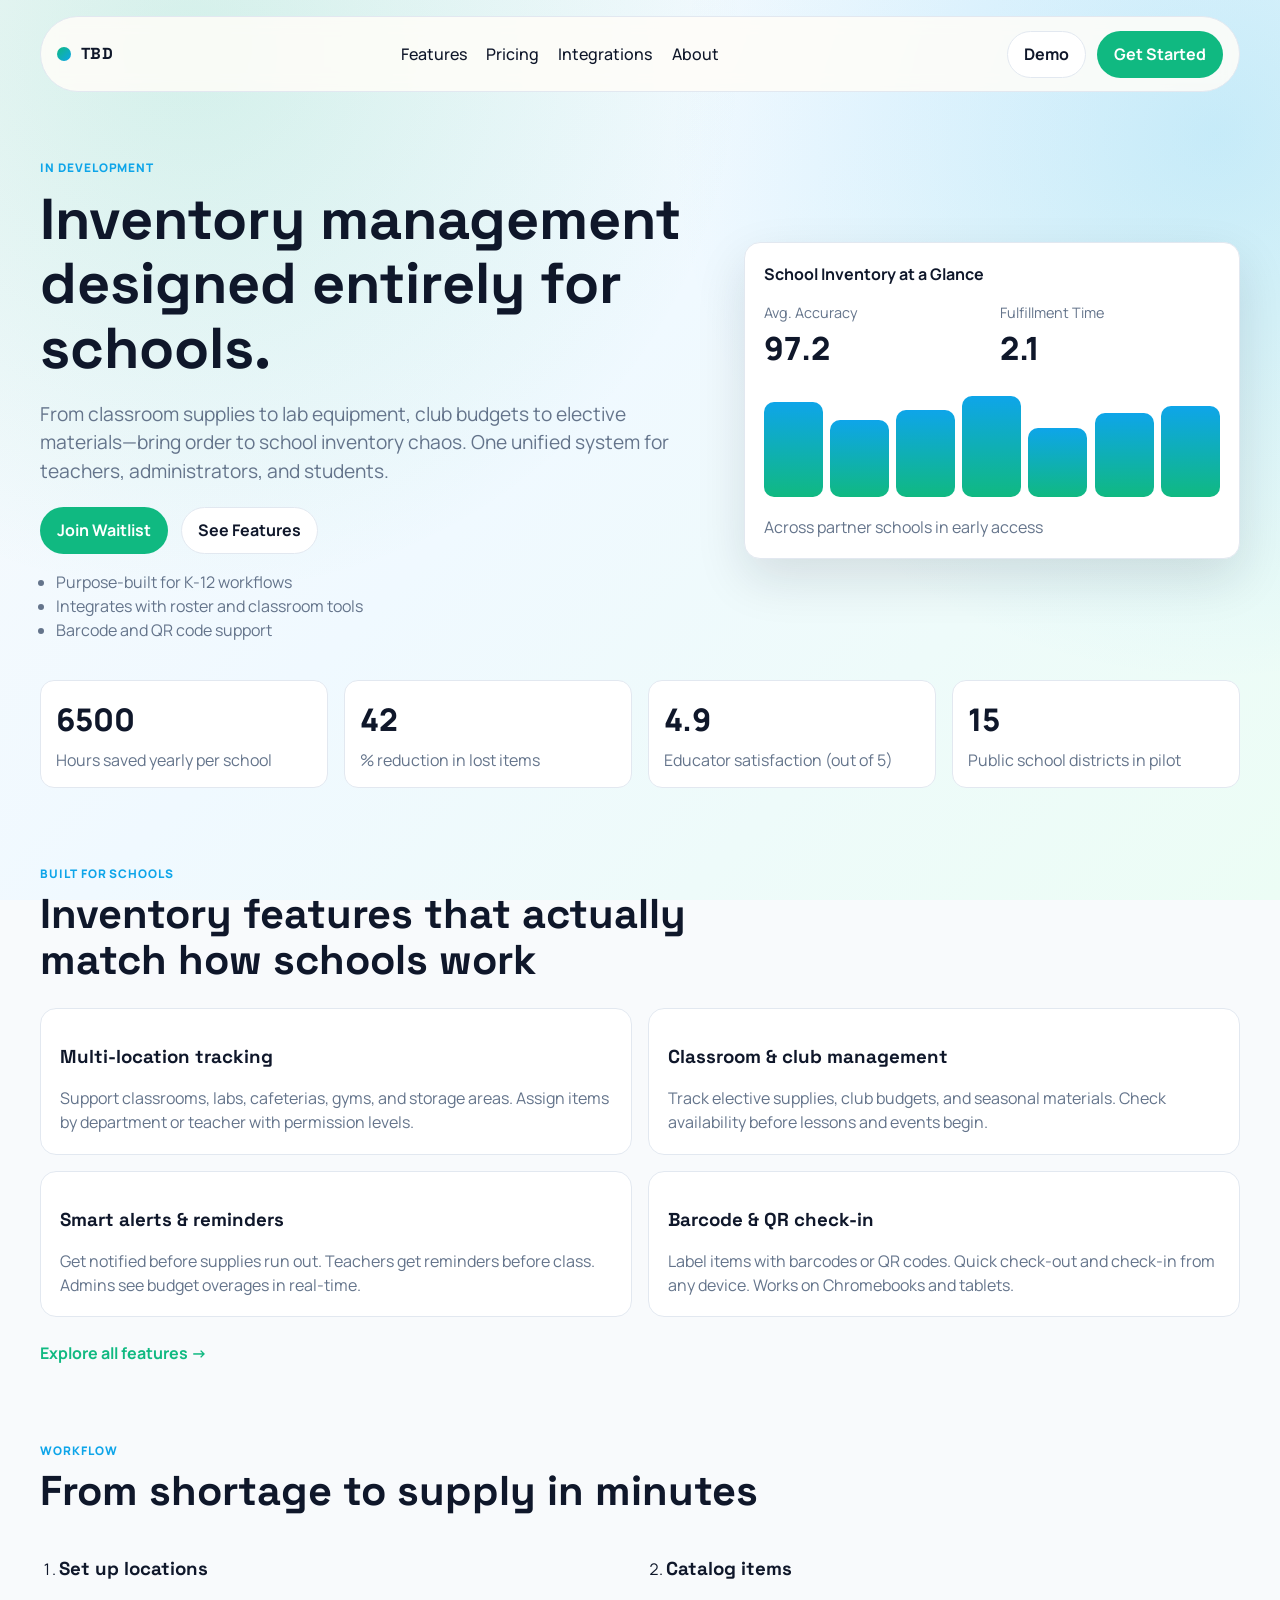
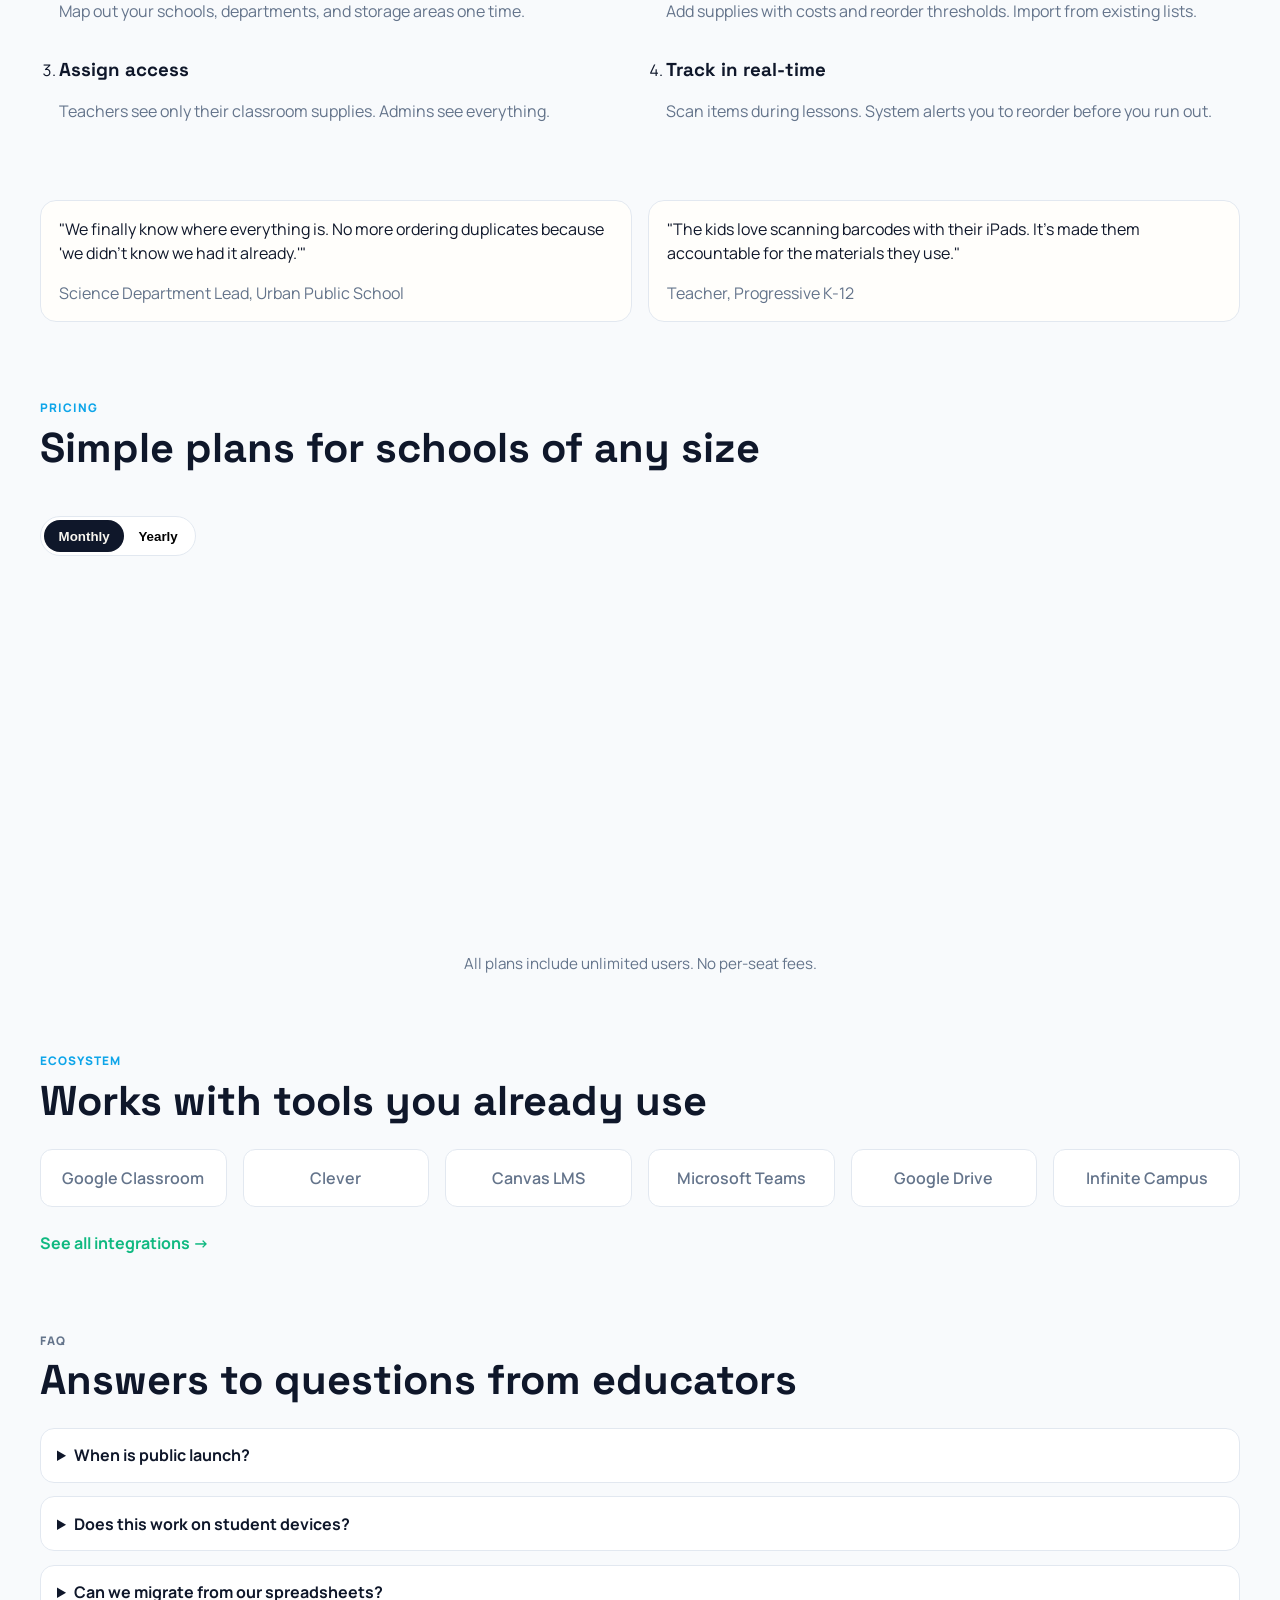
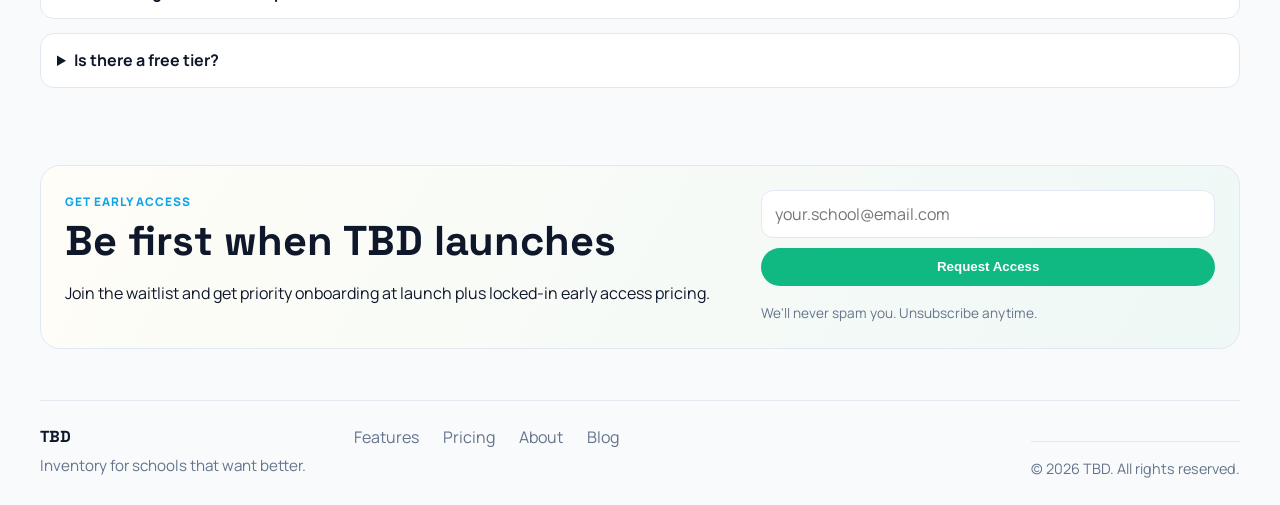
<file: index.html>
<!doctype html>
<html lang="en">
<head>
  <meta charset="UTF-8" />
  <meta name="viewport" content="width=device-width, initial-scale=1.0" />
  <title>TBD | Inventory Intelligence for Schools</title>
  <meta
    name="description"
    content="Smart inventory management purpose-built for schools. Track classroom supplies, lab equipment, club resources, and elective materials in one unified system."
  />
  <link rel="preconnect" href="https://fonts.googleapis.com" />
  <link rel="preconnect" href="https://fonts.gstatic.com" crossorigin />
  <link
    href="https://fonts.googleapis.com/css2?family=Manrope:wght@400;500;700;800&family=Space+Grotesk:wght@500;700&display=swap"
    rel="stylesheet"
  />
  <link rel="stylesheet" href="styles.css" />
</head>
<body>
  <div class="site-bg" aria-hidden="true"></div>

  <header class="topbar container">
    <a class="brand" href="/" aria-label="TBD home">
      <span class="brand-dot"></span>
      <span class="brand-name">TBD</span>
    </a>
    <nav class="topnav" aria-label="Primary navigation">
      <a href="/features.html">Features</a>
      <a href="/pricing.html">Pricing</a>
      <a href="/integrations.html">Integrations</a>
      <a href="/about.html">About</a>
    </nav>
    <div class="top-actions">
      <a class="btn btn-ghost" href="/demo.html">Demo</a>
      <a class="btn btn-solid" href="#cta">Get Started</a>
    </div>
    <button class="menu-toggle" id="menuToggle" aria-expanded="false" aria-controls="mobileNav">
      Menu
    </button>
  </header>

  <nav class="mobile-nav container" id="mobileNav" aria-label="Mobile navigation">
    <a href="/features.html">Features</a>
    <a href="/pricing.html">Pricing</a>
    <a href="/integrations.html">Integrations</a>
    <a href="/about.html">About</a>
    <a href="/demo.html">Demo</a>
    <a href="#cta">Get Started</a>
  </nav>

  <main id="home">
    <section class="hero container reveal">
      <div class="hero-copy">
        <p class="eyebrow">IN DEVELOPMENT</p>
        <h1>Inventory management designed entirely for schools.</h1>
        <p class="lead">
          From classroom supplies to lab equipment, club budgets to elective materials—bring order to school inventory chaos. One unified system for teachers, administrators, and students.
        </p>
        <div class="hero-actions">
          <a class="btn btn-solid" href="#cta">Join Waitlist</a>
          <a class="btn btn-ghost" href="/features.html">See Features</a>
        </div>
        <ul class="micro-list" aria-label="Highlights">
          <li>Purpose-built for K-12 workflows</li>
          <li>Integrates with roster and classroom tools</li>
          <li>Barcode and QR code support</li>
        </ul>
      </div>

      <aside class="hero-panel" aria-label="Platform snapshot">
        <p class="panel-title">School Inventory at a Glance</p>
        <div class="metric-row">
          <div>
            <p class="metric-label">Avg. Accuracy</p>
            <p class="metric-value" data-counter="97.2">0</p>
          </div>
          <div>
            <p class="metric-label">Fulfillment Time</p>
            <p class="metric-value" data-counter="2.1">0</p>
          </div>
        </div>
        <div class="panel-bars" aria-hidden="true">
          <span style="--fill:88%"></span>
          <span style="--fill:72%"></span>
          <span style="--fill:81%"></span>
          <span style="--fill:94%"></span>
          <span style="--fill:64%"></span>
          <span style="--fill:78%"></span>
          <span style="--fill:85%"></span>
        </div>
        <p class="panel-foot">Across partner schools in early access</p>
      </aside>
    </section>

    <section class="stats container reveal" aria-label="Key metrics">
      <article>
        <p class="stat-value" data-counter="6500">0</p>
        <p class="stat-label">Hours saved yearly per school</p>
      </article>
      <article>
        <p class="stat-value" data-counter="42">0</p>
        <p class="stat-label">% reduction in lost items</p>
      </article>
      <article>
        <p class="stat-value" data-counter="4.9">0</p>
        <p class="stat-label">Educator satisfaction (out of 5)</p>
      </article>
      <article>
        <p class="stat-value" data-counter="15">0</p>
        <p class="stat-label">Public school districts in pilot</p>
      </article>
    </section>

    <section class="features container reveal" id="features">
      <div class="section-head">
        <p class="eyebrow">BUILT FOR SCHOOLS</p>
        <h2>Inventory features that actually match how schools work</h2>
      </div>
      <div class="feature-grid">
        <article class="feature-card">
          <h3>Multi-location tracking</h3>
          <p>
            Support classrooms, labs, cafeterias, gyms, and storage areas. Assign items by department or teacher with permission levels.
          </p>
        </article>
        <article class="feature-card">
          <h3>Classroom & club management</h3>
          <p>
            Track elective supplies, club budgets, and seasonal materials. Check availability before lessons and events begin.
          </p>
        </article>
        <article class="feature-card">
          <h3>Smart alerts & reminders</h3>
          <p>
            Get notified before supplies run out. Teachers get reminders before class. Admins see budget overages in real-time.
          </p>
        </article>
        <article class="feature-card">
          <h3>Barcode & QR check-in</h3>
          <p>
            Label items with barcodes or QR codes. Quick check-out and check-in from any device. Works on Chromebooks and tablets.
          </p>
        </article>
      </div>
      <div class="cta-link-group">
        <a href="/features.html" class="link-arrow">Explore all features →</a>
      </div>
    </section>

    <section class="workflow container reveal" id="workflow">
      <div class="section-head">
        <p class="eyebrow">WORKFLOW</p>
        <h2>From shortage to supply in minutes</h2>
      </div>
      <ol class="workflow-list">
        <li>
          <h3>Set up locations</h3>
          <p>Map out your schools, departments, and storage areas one time.</p>
        </li>
        <li>
          <h3>Catalog items</h3>
          <p>Add supplies with costs and reorder thresholds. Import from existing lists.</p>
        </li>
        <li>
          <h3>Assign access</h3>
          <p>Teachers see only their classroom supplies. Admins see everything.</p>
        </li>
        <li>
          <h3>Track in real-time</h3>
          <p>Scan items during lessons. System alerts you to reorder before you run out.</p>
        </li>
      </ol>
    </section>

    <section class="testimonials container reveal">
      <article>
        <p>
          "We finally know where everything is. No more ordering duplicates because 'we didn't know we had it already.'"
        </p>
        <span>Science Department Lead, Urban Public School</span>
      </article>
      <article>
        <p>
          "The kids love scanning barcodes with their iPads. It's made them accountable for the materials they use."
        </p>
        <span>Teacher, Progressive K-12</span>
      </article>
    </section>

    <section class="pricing container reveal" id="pricing">
      <div class="section-head">
        <p class="eyebrow">PRICING</p>
        <h2>Simple plans for schools of any size</h2>
      </div>
      <div class="billing-toggle" role="group" aria-label="Billing interval">
        <button class="is-active" data-plan="monthly">Monthly</button>
        <button data-plan="yearly">Yearly</button>
      </div>
      <div class="price-cards">
        <article class="price-card">
          <h3>Single School</h3>
          <p class="price" data-monthly="299" data-yearly="2990"><span>$299</span>/month</p>
          <ul>
            <li>Up to 20 classrooms/locations</li>
            <li>Barcode & QR support</li>
            <li>Email support</li>
          </ul>
          <a class="btn btn-ghost" href="#cta">Start Trial</a>
        </article>
        <article class="price-card featured">
          <p class="badge">Most Popular</p>
          <h3>District</h3>
          <p class="price" data-monthly="699" data-yearly="6990"><span>$699</span>/month</p>
          <ul>
            <li>Unlimited schools and locations</li>
            <li>Department budgeting</li>
            <li>Procurement insights</li>
            <li>Priority support</li>
          </ul>
          <a class="btn btn-solid" href="#cta">Join Waitlist</a>
        </article>
        <article class="price-card">
          <h3>Enterprise</h3>
          <p class="price" data-monthly="1299" data-yearly="12990"><span>$1299</span>/month</p>
          <ul>
            <li>Custom integrations</li>
            <li>Dedicated onboarding</li>
            <li>API access</li>
            <li>24/7 support</li>
          </ul>
          <a class="btn btn-ghost" href="/demo.html">Talk to Sales</a>
        </article>
      </div>
      <p class="pricing-note">All plans include unlimited users. No per-seat fees.</p>
    </section>

    <section class="integrations-preview container reveal">
      <div class="section-head">
        <p class="eyebrow">ECOSYSTEM</p>
        <h2>Works with tools you already use</h2>
      </div>
      <div class="logo-grid">
        <div class="logo-item">Google Classroom</div>
        <div class="logo-item">Clever</div>
        <div class="logo-item">Canvas LMS</div>
        <div class="logo-item">Microsoft Teams</div>
        <div class="logo-item">Google Drive</div>
        <div class="logo-item">Infinite Campus</div>
      </div>
      <div class="cta-link-group">
        <a href="/integrations.html" class="link-arrow">See all integrations →</a>
      </div>
    </section>

    <section class="faq container reveal" id="faq">
      <div class="section-head">
        <p class="eyebrow">FAQ</p>
        <h2>Answers to questions from educators</h2>
      </div>
      <details>
        <summary>When is public launch?</summary>
        <p>We're in closed beta with partner schools now, targeting public launch mid-2026 with early access pricing locked in for launch supporters.</p>
      </details>
      <details>
        <summary>Does this work on student devices?</summary>
        <p>Yes. Built for Chromebooks, iPads, and phones. No special software needed—works in any web browser.</p>
      </details>
      <details>
        <summary>Can we migrate from our spreadsheets?</summary>
        <p>Absolutely. We handle CSV imports and work with your IT team to migrate existing data painlessly.</p>
      </details>
      <details>
        <summary>Is there a free tier?</summary>
        <p>For early access, we offer a free pilot program for pilot schools. Full pricing applies at public launch.</p>
      </details>
    </section>

    <section class="cta container reveal" id="cta">
      <div>
        <p class="eyebrow">GET EARLY ACCESS</p>
        <h2>Be first when TBD launches</h2>
        <p>Join the waitlist and get priority onboarding at launch plus locked-in early access pricing.</p>
      </div>
      <form class="cta-form" aria-label="Waitlist signup" id="waitlistForm" onsubmit="return false;">
        <label class="sr-only" for="email">School email</label>
        <input id="email" type="email" placeholder="your.school@email.com" required />
        <button class="btn btn-solid" type="submit">Request Access</button>
        <p class="form-note">We'll never spam you. Unsubscribe anytime.</p>
      </form>
    </section>
  </main>

  <footer class="footer container">
    <div class="footer-content">
      <div>
        <p class="footer-brand">TBD</p>
        <p class="footer-tagline">Inventory for schools that want better.</p>
      </div>
      <nav class="footer-nav">
        <a href="/features.html">Features</a>
        <a href="/pricing.html">Pricing</a>
        <a href="/about.html">About</a>
        <a href="/blog.html">Blog</a>
      </nav>
    </div>
    <p class="footer-legal">&copy; 2026 TBD. All rights reserved.</p>
  </footer>

  <script src="script.js"></script>
</body>
</html>
</file>
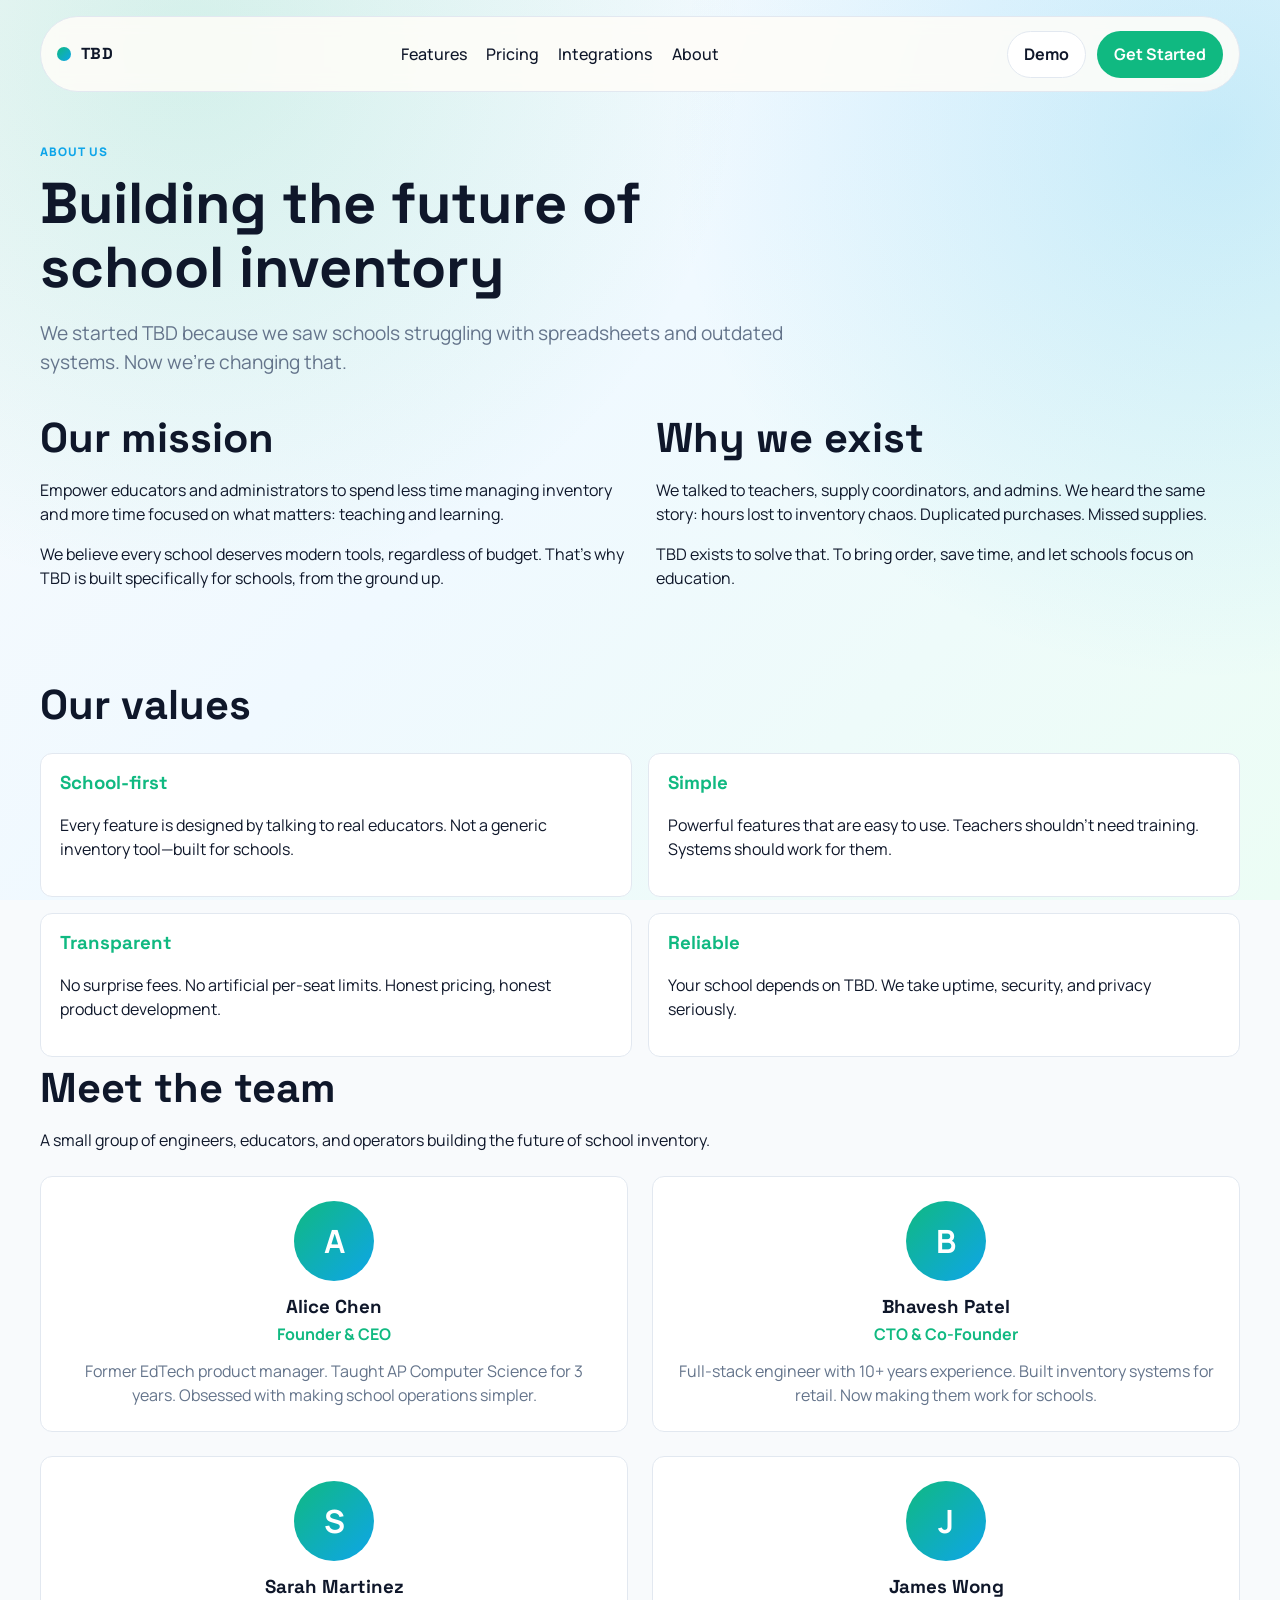
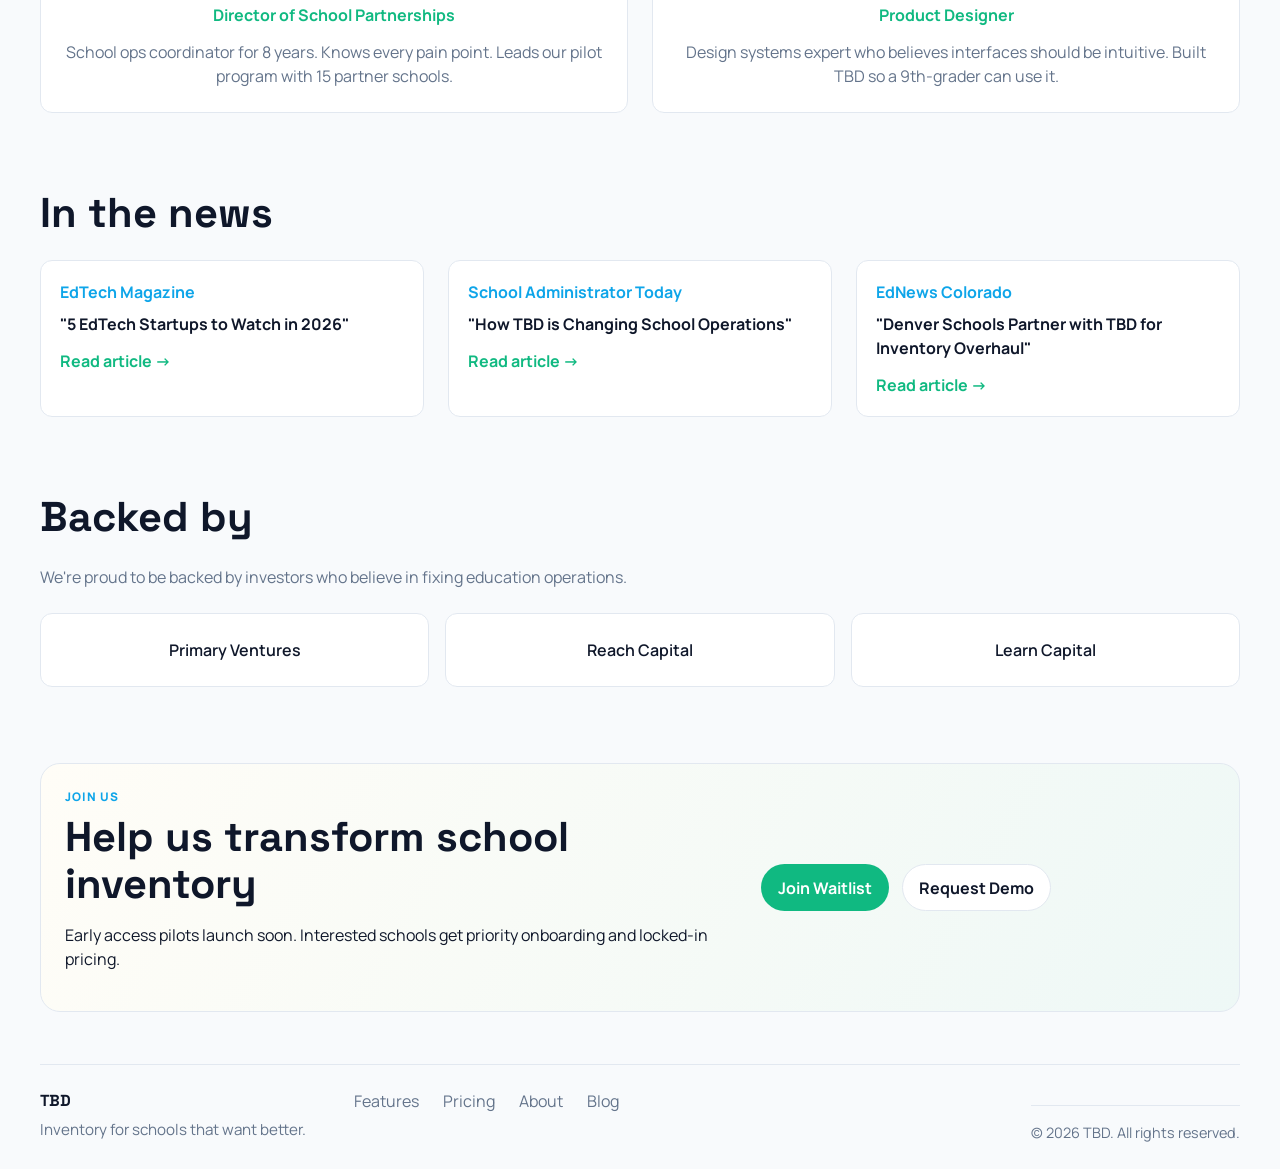
<file: about.html>
<!doctype html>
<html lang="en">
<head>
  <meta charset="UTF-8" />
  <meta name="viewport" content="width=device-width, initial-scale=1.0" />
  <title>About | TBD – School Inventory Management</title>
  <meta
    name="description"
    content="Learn about the team behind TBD and our mission to transform school inventory management."
  />
  <link rel="preconnect" href="https://fonts.googleapis.com" />
  <link rel="preconnect" href="https://fonts.gstatic.com" crossorigin />
  <link
    href="https://fonts.googleapis.com/css2?family=Manrope:wght@400;500;700;800&family=Space+Grotesk:wght@500;700&display=swap"
    rel="stylesheet"
  />
  <link rel="stylesheet" href="styles.css" />
</head>
<body>
  <div class="site-bg" aria-hidden="true"></div>

  <header class="topbar container">
    <a class="brand" href="/" aria-label="TBD home">
      <span class="brand-dot"></span>
      <span class="brand-name">TBD</span>
    </a>
    <nav class="topnav" aria-label="Primary navigation">
      <a href="/features.html">Features</a>
      <a href="/pricing.html">Pricing</a>
      <a href="/integrations.html">Integrations</a>
      <a href="/about.html" class="active">About</a>
    </nav>
    <div class="top-actions">
      <a class="btn btn-ghost" href="/demo.html">Demo</a>
      <a class="btn btn-solid" href="/#cta">Get Started</a>
    </div>
    <button class="menu-toggle" id="menuToggle" aria-expanded="false" aria-controls="mobileNav">
      Menu
    </button>
  </header>

  <nav class="mobile-nav container" id="mobileNav" aria-label="Mobile navigation">
    <a href="/features.html">Features</a>
    <a href="/pricing.html">Pricing</a>
    <a href="/integrations.html">Integrations</a>
    <a href="/about.html">About</a>
    <a href="/demo.html">Demo</a>
    <a href="/#cta">Get Started</a>
  </nav>

  <main>
    <section class="hero-slim container reveal">
      <div>
        <p class="eyebrow">ABOUT US</p>
        <h1>Building the future of school inventory</h1>
        <p class="lead">
          We started TBD because we saw schools struggling with spreadsheets and outdated systems. Now we're changing that.
        </p>
      </div>
    </section>

    <section class="mission-section container reveal">
      <div class="mission-grid">
        <div>
          <h2>Our mission</h2>
          <p>
            Empower educators and administrators to spend less time managing inventory and more time focused on what matters: teaching and learning.
          </p>
          <p>
            We believe every school deserves modern tools, regardless of budget. That's why TBD is built specifically for schools, from the ground up.
          </p>
        </div>
        <div>
          <h2>Why we exist</h2>
          <p>
            We talked to teachers, supply coordinators, and admins. We heard the same story: hours lost to inventory chaos. Duplicated purchases. Missed supplies.
          </p>
          <p>
            TBD exists to solve that. To bring order, save time, and let schools focus on education.
          </p>
        </div>
      </div>
    </section>

    <section class="values-section container reveal">
      <div class="section-head">
        <h2>Our values</h2>
      </div>
      <div class="values-grid">
        <article class="value-card">
          <h3>School-first</h3>
          <p>Every feature is designed by talking to real educators. Not a generic inventory tool—built for schools.</p>
        </article>
        <article class="value-card">
          <h3>Simple</h3>
          <p>Powerful features that are easy to use. Teachers shouldn't need training. Systems should work for them.</p>
        </article>
        <article class="value-card">
          <h3>Transparent</h3>
          <p>No surprise fees. No artificial per-seat limits. Honest pricing, honest product development.</p>
        </article>
        <article class="value-card">
          <h3>Reliable</h3>
          <p>Your school depends on TBD. We take uptime, security, and privacy seriously.</p>
        </article>
      </div>
    </section>

    <section class="team-section container reveal">
      <div class="section-head">
        <h2>Meet the team</h2>
        <p>A small group of engineers, educators, and operators building the future of school inventory.</p>
      </div>

      <div class="team-grid">
        <article class="team-card">
          <div class="team-avatar">A</div>
          <h3>Alice Chen</h3>
          <p class="team-role">Founder & CEO</p>
          <p class="team-bio">Former EdTech product manager. Taught AP Computer Science for 3 years. Obsessed with making school operations simpler.</p>
        </article>

        <article class="team-card">
          <div class="team-avatar">B</div>
          <h3>Bhavesh Patel</h3>
          <p class="team-role">CTO & Co-Founder</p>
          <p class="team-bio">Full-stack engineer with 10+ years experience. Built inventory systems for retail. Now making them work for schools.</p>
        </article>

        <article class="team-card">
          <div class="team-avatar">S</div>
          <h3>Sarah Martinez</h3>
          <p class="team-role">Director of School Partnerships</p>
          <p class="team-bio">School ops coordinator for 8 years. Knows every pain point. Leads our pilot program with 15 partner schools.</p>
        </article>

        <article class="team-card">
          <div class="team-avatar">J</div>
          <h3>James Wong</h3>
          <p class="team-role">Product Designer</p>
          <p class="team-bio">Design systems expert who believes interfaces should be intuitive. Built TBD so a 9th-grader can use it.</p>
        </article>
      </div>
    </section>

    <section class="press-section container reveal">
      <div class="section-head">
        <h2>In the news</h2>
      </div>

      <div class="press-grid">
        <article class="press-card">
          <p class="press-source">EdTech Magazine</p>
          <p class="press-headline">"5 EdTech Startups to Watch in 2026"</p>
          <a href="#">Read article →</a>
        </article>

        <article class="press-card">
          <p class="press-source">School Administrator Today</p>
          <p class="press-headline">"How TBD is Changing School Operations"</p>
          <a href="#">Read article →</a>
        </article>

        <article class="press-card">
          <p class="press-source">EdNews Colorado</p>
          <p class="press-headline">"Denver Schools Partner with TBD for Inventory Overhaul"</p>
          <a href="#">Read article →</a>
        </article>
      </div>
    </section>

    <section class="investors-section container reveal">
      <div class="section-head">
        <h2>Backed by</h2>
      </div>
      <p class="investors-note">We're proud to be backed by investors who believe in fixing education operations.</p>
      <div class="investors-grid">
        <div class="investor-item">Primary Ventures</div>
        <div class="investor-item">Reach Capital</div>
        <div class="investor-item">Learn Capital</div>
      </div>
    </section>

    <section class="cta container reveal" id="cta">
      <div>
        <p class="eyebrow">JOIN US</p>
        <h2>Help us transform school inventory</h2>
        <p>Early access pilots launch soon. Interested schools get priority onboarding and locked-in pricing.</p>
      </div>
      <div class="cta-actions">
        <a class="btn btn-solid" href="/#cta">Join Waitlist</a>
        <a class="btn btn-ghost" href="/demo.html">Request Demo</a>
      </div>
    </section>
  </main>

  <footer class="footer container">
    <div class="footer-content">
      <div>
        <p class="footer-brand">TBD</p>
        <p class="footer-tagline">Inventory for schools that want better.</p>
      </div>
      <nav class="footer-nav">
        <a href="/features.html">Features</a>
        <a href="/pricing.html">Pricing</a>
        <a href="/about.html">About</a>
        <a href="/blog.html">Blog</a>
      </nav>
    </div>
    <p class="footer-legal">&copy; 2026 TBD. All rights reserved.</p>
  </footer>

  <script src="script.js"></script>
</body>
</html>
</file>
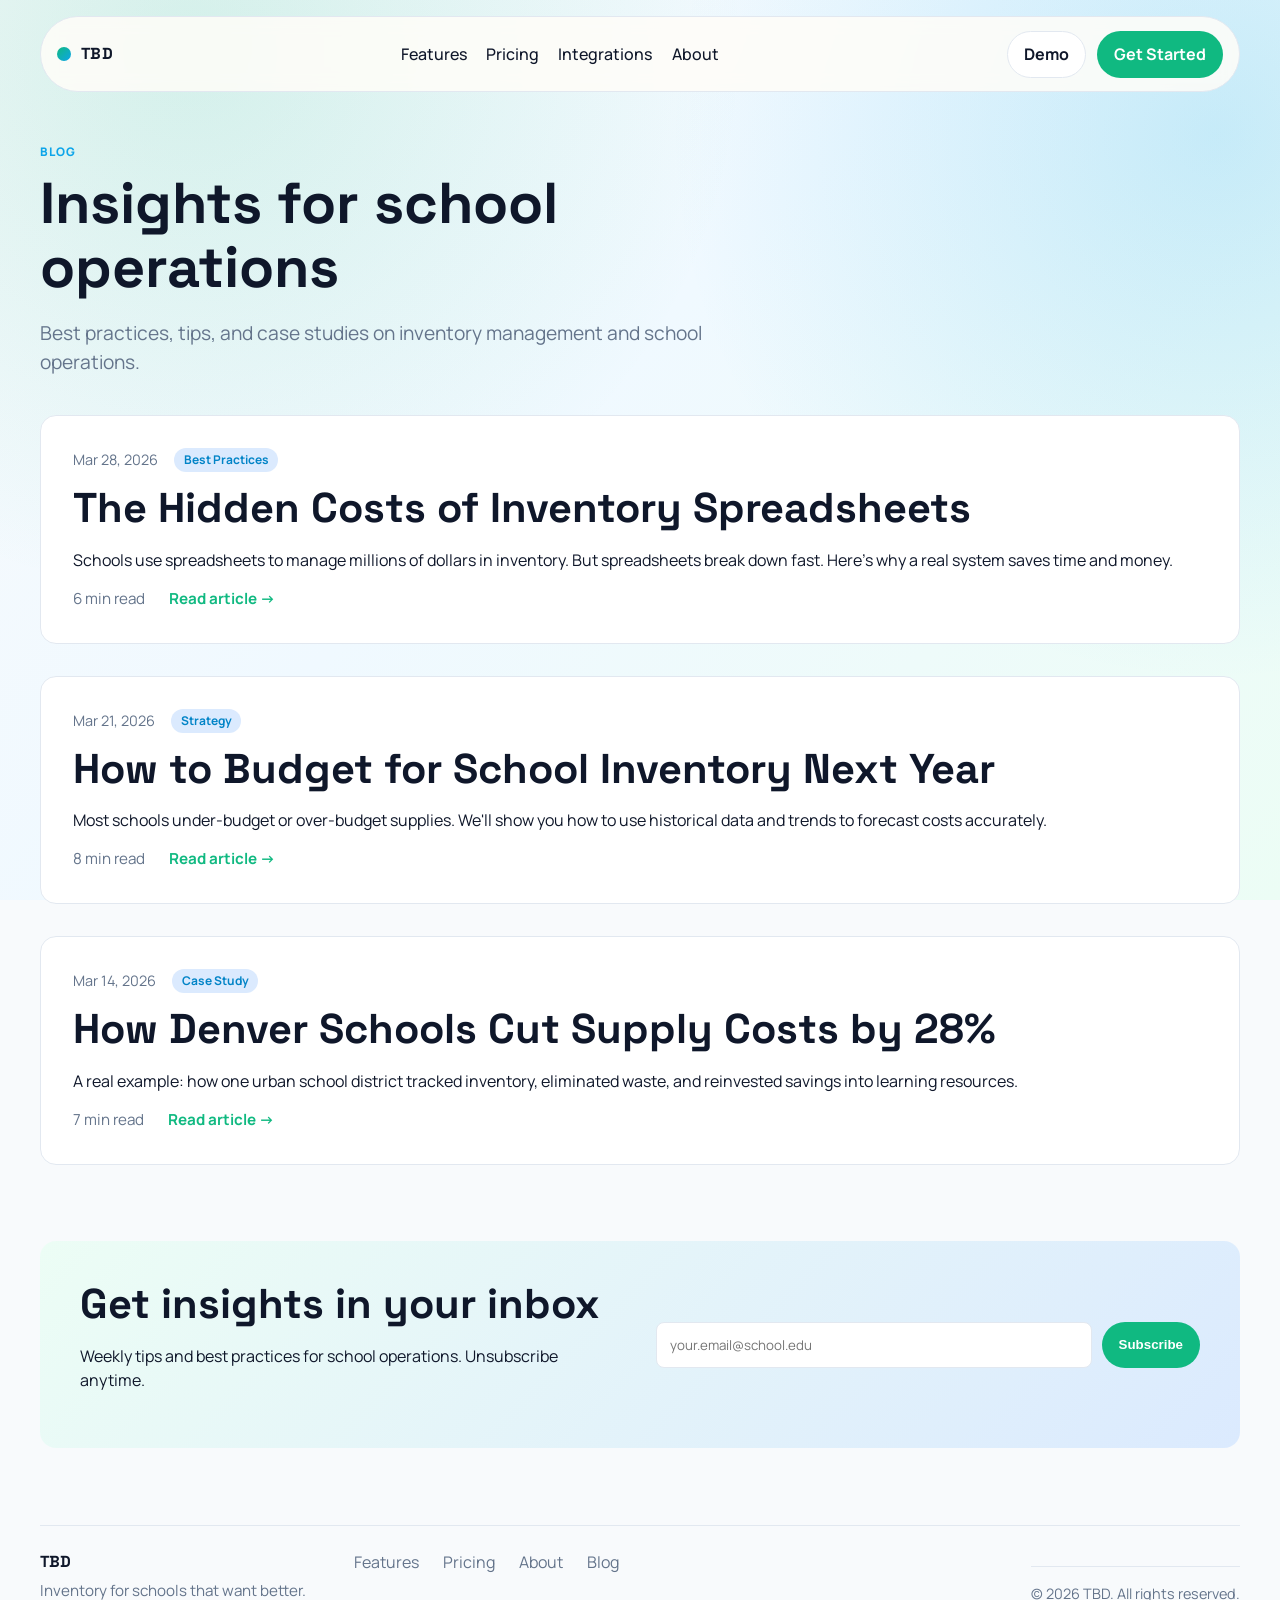
<file: blog.html>
<!doctype html>
<html lang="en">
<head>
  <meta charset="UTF-8" />
  <meta name="viewport" content="width=device-width, initial-scale=1.0" />
  <title>Blog | TBD – School Inventory Management</title>
  <meta
    name="description"
    content="Insights, tips, and best practices for school inventory management."
  />
  <link rel="preconnect" href="https://fonts.googleapis.com" />
  <link rel="preconnect" href="https://fonts.gstatic.com" crossorigin />
  <link
    href="https://fonts.googleapis.com/css2?family=Manrope:wght@400;500;700;800&family=Space+Grotesk:wght@500;700&display=swap"
    rel="stylesheet"
  />
  <link rel="stylesheet" href="styles.css" />
</head>
<body>
  <div class="site-bg" aria-hidden="true"></div>

  <header class="topbar container">
    <a class="brand" href="/" aria-label="TBD home">
      <span class="brand-dot"></span>
      <span class="brand-name">TBD</span>
    </a>
    <nav class="topnav" aria-label="Primary navigation">
      <a href="/features.html">Features</a>
      <a href="/pricing.html">Pricing</a>
      <a href="/integrations.html">Integrations</a>
      <a href="/about.html">About</a>
    </nav>
    <div class="top-actions">
      <a class="btn btn-ghost" href="/demo.html">Demo</a>
      <a class="btn btn-solid" href="/#cta">Get Started</a>
    </div>
    <button class="menu-toggle" id="menuToggle" aria-expanded="false" aria-controls="mobileNav">
      Menu
    </button>
  </header>

  <nav class="mobile-nav container" id="mobileNav" aria-label="Mobile navigation">
    <a href="/features.html">Features</a>
    <a href="/pricing.html">Pricing</a>
    <a href="/integrations.html">Integrations</a>
    <a href="/about.html">About</a>
    <a href="/demo.html">Demo</a>
    <a href="/#cta">Get Started</a>
  </nav>

  <main>
    <section class="hero-slim container reveal">
      <div>
        <p class="eyebrow">BLOG</p>
        <h1>Insights for school operations</h1>
        <p class="lead">
          Best practices, tips, and case studies on inventory management and school operations.
        </p>
      </div>
    </section>

    <section class="blog-posts container reveal">
      <div class="blog-grid">
        <article class="blog-card">
          <div class="blog-header">
            <span class="blog-date">Mar 28, 2026</span>
            <span class="blog-category">Best Practices</span>
          </div>
          <h2><a href="/blog/spreadsheet-to-system.html">The Hidden Costs of Inventory Spreadsheets</a></h2>
          <p>
            Schools use spreadsheets to manage millions of dollars in inventory. But spreadsheets break down fast. Here's why a real system saves time and money.
          </p>
          <div class="blog-meta">
            <span>6 min read</span>
            <a href="/blog/spreadsheet-to-system.html" class="read-more">Read article →</a>
          </div>
        </article>

        <article class="blog-card">
          <div class="blog-header">
            <span class="blog-date">Mar 21, 2026</span>
            <span class="blog-category">Strategy</span>
          </div>
          <h2><a href="/blog/budgeting-for-inventory.html">How to Budget for School Inventory Next Year</a></h2>
          <p>
            Most schools under-budget or over-budget supplies. We'll show you how to use historical data and trends to forecast costs accurately.
          </p>
          <div class="blog-meta">
            <span>8 min read</span>
            <a href="/blog/budgeting-for-inventory.html" class="read-more">Read article →</a>
          </div>
        </article>

        <article class="blog-card">
          <div class="blog-header">
            <span class="blog-date">Mar 14, 2026</span>
            <span class="blog-category">Case Study</span>
          </div>
          <h2><a href="/blog/case-study-denver.html">How Denver Schools Cut Supply Costs by 28%</a></h2>
          <p>
            A real example: how one urban school district tracked inventory, eliminated waste, and reinvested savings into learning resources.
          </p>
          <div class="blog-meta">
            <span>7 min read</span>
            <a href="/blog/case-study-denver.html" class="read-more">Read article →</a>
          </div>
        </article>
      </div>
    </section>

    <section class="blog-newsletter container reveal">
      <div class="newsletter-content">
        <div>
          <h2>Get insights in your inbox</h2>
          <p>Weekly tips and best practices for school operations. Unsubscribe anytime.</p>
        </div>
        <form class="newsletter-form" id="newsletterForm" onsubmit="return false;">
          <input type="email" placeholder="your.email@school.edu" required />
          <button class="btn btn-solid" type="submit">Subscribe</button>
        </form>
      </div>
    </section>
  </main>

  <footer class="footer container">
    <div class="footer-content">
      <div>
        <p class="footer-brand">TBD</p>
        <p class="footer-tagline">Inventory for schools that want better.</p>
      </div>
      <nav class="footer-nav">
        <a href="/features.html">Features</a>
        <a href="/pricing.html">Pricing</a>
        <a href="/about.html">About</a>
        <a href="/blog.html">Blog</a>
      </nav>
    </div>
    <p class="footer-legal">&copy; 2026 TBD. All rights reserved.</p>
  </footer>

  <script src="script.js"></script>
</body>
</html>
</file>
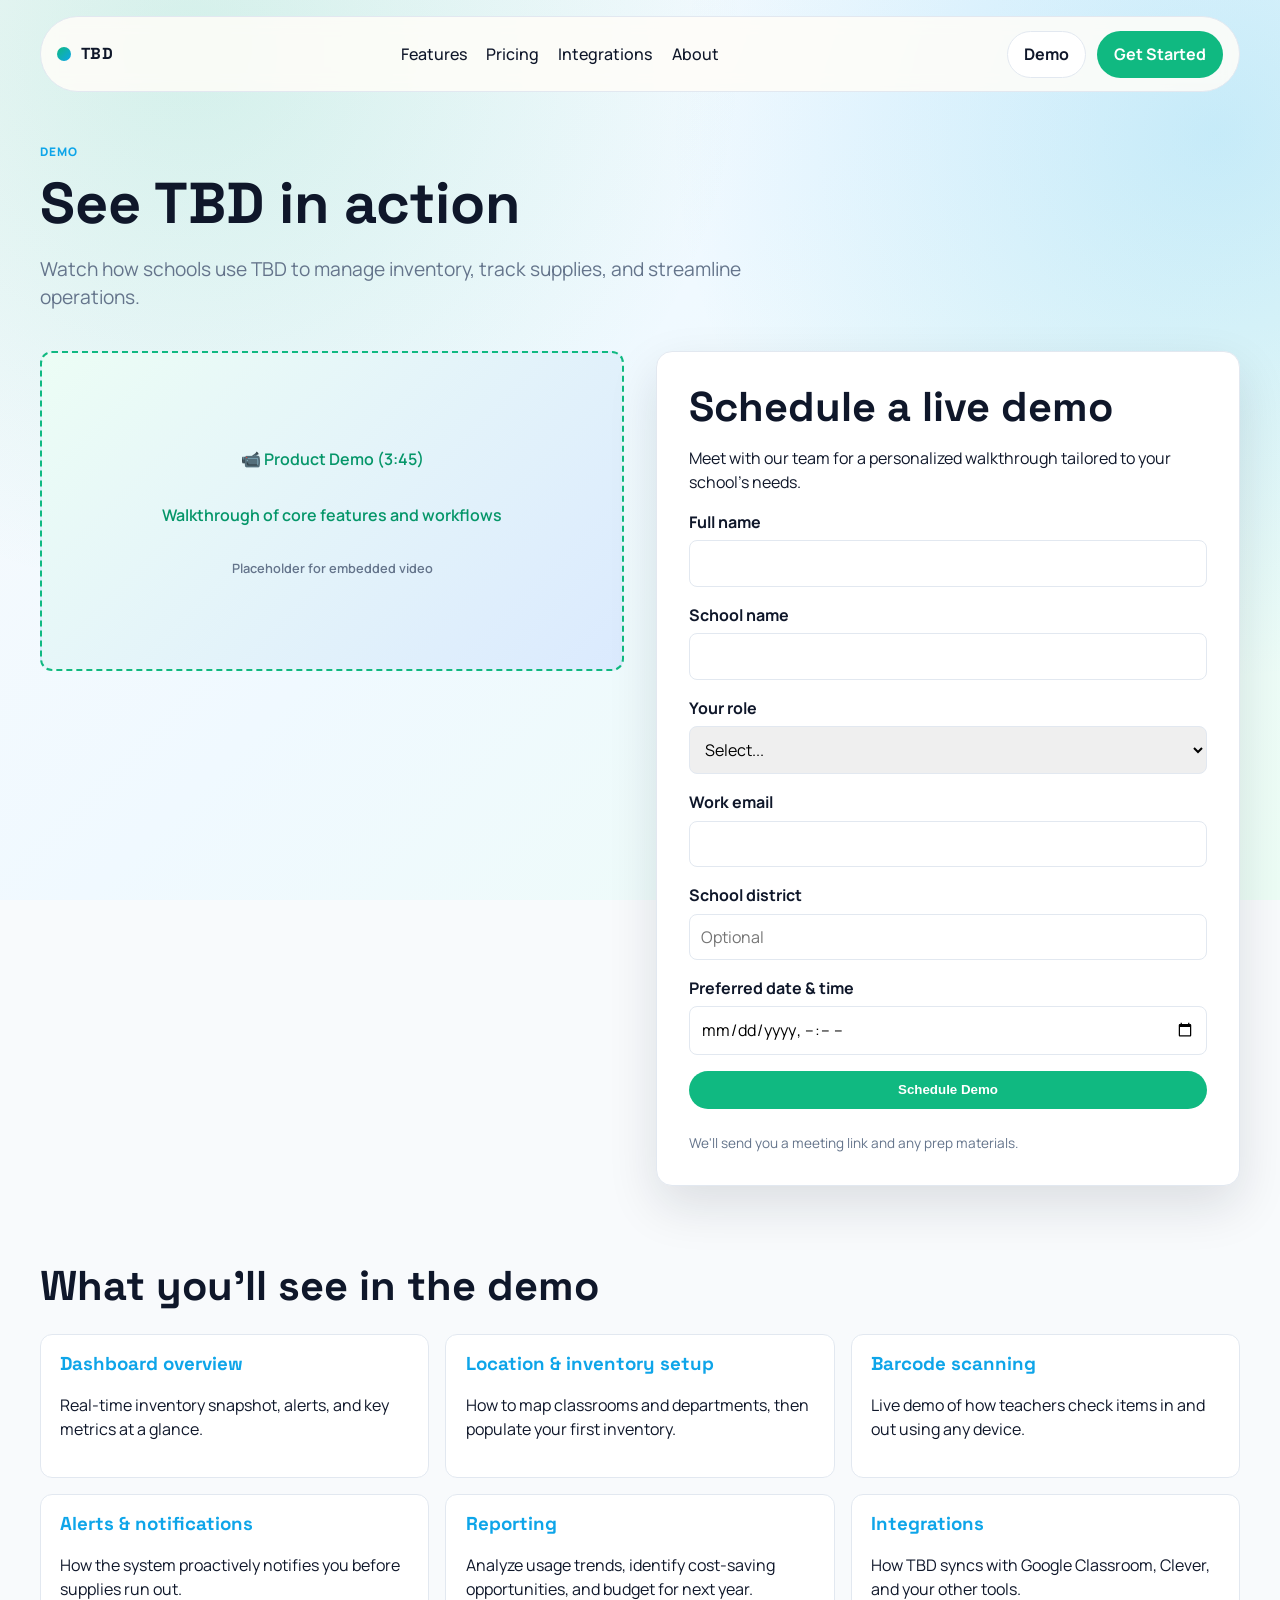
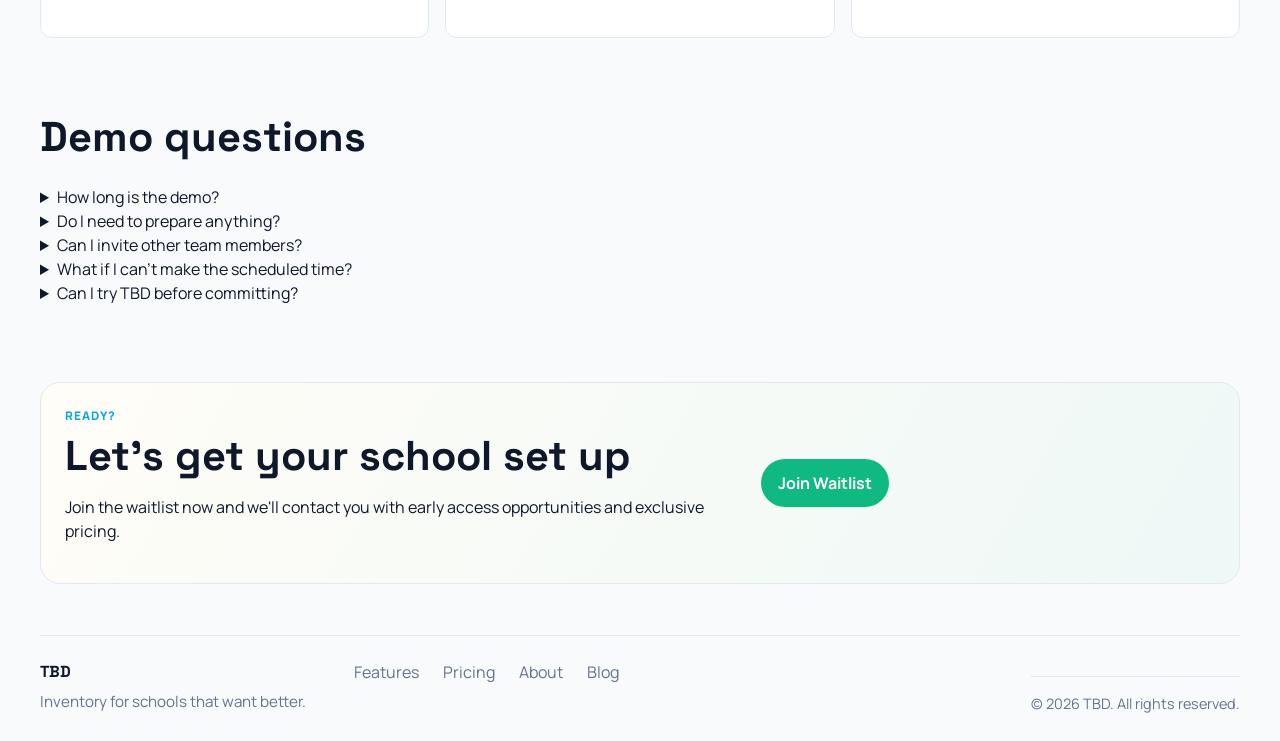
<file: demo.html>
<!doctype html>
<html lang="en">
<head>
  <meta charset="UTF-8" />
  <meta name="viewport" content="width=device-width, initial-scale=1.0" />
  <title>Demo | TBD – School Inventory Management</title>
  <meta
    name="description"
    content="See TBD in action. Watch a demo or schedule time with our team to explore features."
  />
  <link rel="preconnect" href="https://fonts.googleapis.com" />
  <link rel="preconnect" href="https://fonts.gstatic.com" crossorigin />
  <link
    href="https://fonts.googleapis.com/css2?family=Manrope:wght@400;500;700;800&family=Space+Grotesk:wght@500;700&display=swap"
    rel="stylesheet"
  />
  <link rel="stylesheet" href="styles.css" />
</head>
<body>
  <div class="site-bg" aria-hidden="true"></div>

  <header class="topbar container">
    <a class="brand" href="/" aria-label="TBD home">
      <span class="brand-dot"></span>
      <span class="brand-name">TBD</span>
    </a>
    <nav class="topnav" aria-label="Primary navigation">
      <a href="/features.html">Features</a>
      <a href="/pricing.html">Pricing</a>
      <a href="/integrations.html">Integrations</a>
      <a href="/about.html">About</a>
    </nav>
    <div class="top-actions">
      <a class="btn btn-ghost" href="/demo.html" class="active">Demo</a>
      <a class="btn btn-solid" href="/#cta">Get Started</a>
    </div>
    <button class="menu-toggle" id="menuToggle" aria-expanded="false" aria-controls="mobileNav">
      Menu
    </button>
  </header>

  <nav class="mobile-nav container" id="mobileNav" aria-label="Mobile navigation">
    <a href="/features.html">Features</a>
    <a href="/pricing.html">Pricing</a>
    <a href="/integrations.html">Integrations</a>
    <a href="/about.html">About</a>
    <a href="/demo.html">Demo</a>
    <a href="/#cta">Get Started</a>
  </nav>

  <main>
    <section class="hero-slim container reveal">
      <div>
        <p class="eyebrow">DEMO</p>
        <h1>See TBD in action</h1>
        <p class="lead">
          Watch how schools use TBD to manage inventory, track supplies, and streamline operations.
        </p>
      </div>
    </section>

    <section class="demo-section container reveal">
      <div class="demo-video-container">
        <div class="video-placeholder">
          <p>📹 Product Demo (3:45)</p>
          <p>Walkthrough of core features and workflows</p>
          <p style="font-size: 0.8rem; margin-top: 1rem; color: var(--muted);">Placeholder for embedded video</p>
        </div>
      </div>

      <div class="demo-form-container">
        <h2>Schedule a live demo</h2>
        <p>Meet with our team for a personalized walkthrough tailored to your school's needs.</p>
        <form class="demo-form" id="demoForm" onsubmit="return false;">
          <div class="form-group">
            <label for="demo-name">Full name</label>
            <input id="demo-name" type="text" required />
          </div>

          <div class="form-group">
            <label for="demo-school">School name</label>
            <input id="demo-school" type="text" required />
          </div>

          <div class="form-group">
            <label for="demo-role">Your role</label>
            <select id="demo-role" required>
              <option value="">Select...</option>
              <option value="teacher">Teacher</option>
              <option value="admin">Administrator</option>
              <option value="coordinator">Supply Coordinator</option>
              <option value="it">IT Director</option>
              <option value="other">Other</option>
            </select>
          </div>

          <div class="form-group">
            <label for="demo-email">Work email</label>
            <input id="demo-email" type="email" required />
          </div>

          <div class="form-group">
            <label for="demo-district">School district</label>
            <input id="demo-district" type="text" placeholder="Optional" />
          </div>

          <div class="form-group">
            <label for="demo-date">Preferred date & time</label>
            <input id="demo-date" type="datetime-local" />
          </div>

          <button class="btn btn-solid" type="submit">Schedule Demo</button>
          <p class="form-note">We'll send you a meeting link and any prep materials.</p>
        </form>
      </div>
    </section>

    <section class="demo-highlights container reveal">
      <div class="section-head">
        <h2>What you'll see in the demo</h2>
      </div>

      <div class="highlights-grid">
        <article class="highlight-card">
          <h3>Dashboard overview</h3>
          <p>Real-time inventory snapshot, alerts, and key metrics at a glance.</p>
        </article>

        <article class="highlight-card">
          <h3>Location & inventory setup</h3>
          <p>How to map classrooms and departments, then populate your first inventory.</p>
        </article>

        <article class="highlight-card">
          <h3>Barcode scanning</h3>
          <p>Live demo of how teachers check items in and out using any device.</p>
        </article>

        <article class="highlight-card">
          <h3>Alerts & notifications</h3>
          <p>How the system proactively notifies you before supplies run out.</p>
        </article>

        <article class="highlight-card">
          <h3>Reporting</h3>
          <p>Analyze usage trends, identify cost-saving opportunities, and budget for next year.</p>
        </article>

        <article class="highlight-card">
          <h3>Integrations</h3>
          <p>How TBD syncs with Google Classroom, Clever, and your other tools.</p>
        </article>
      </div>
    </section>

    <section class="faq-demo container reveal">
      <div class="section-head">
        <h2>Demo questions</h2>
      </div>

      <details>
        <summary>How long is the demo?</summary>
        <p>Typically 30-45 minutes, depending on your questions. We can focus on specific areas like your department or use case.</p>
      </details>

      <details>
        <summary>Do I need to prepare anything?</summary>
        <p>No prep needed. But if you have specific questions or challenges, sharing them beforehand helps us tailor the demo.</p>
      </details>

      <details>
        <summary>Can I invite other team members?</summary>
        <p>Absolutely. We recommend having teachers, admins, and IT leadership on the call for different perspectives.</p>
      </details>

      <details>
        <summary>What if I can't make the scheduled time?</summary>
        <p>No problem. We'll work with you to find a time that works. Reschedule anytime via email.</p>
      </details>

      <details>
        <summary>Can I try TBD before committing?</summary>
        <p>Yes. Early access customers get a 30-day free trial with full feature access—no credit card required.</p>
      </details>
    </section>

    <section class="cta container reveal" id="cta">
      <div>
        <p class="eyebrow">READY?</p>
        <h2>Let's get your school set up</h2>
        <p>Join the waitlist now and we'll contact you with early access opportunities and exclusive pricing.</p>
      </div>
      <a class="btn btn-solid" href="/#cta" style="width: fit-content;">Join Waitlist</a>
    </section>
  </main>

  <footer class="footer container">
    <div class="footer-content">
      <div>
        <p class="footer-brand">TBD</p>
        <p class="footer-tagline">Inventory for schools that want better.</p>
      </div>
      <nav class="footer-nav">
        <a href="/features.html">Features</a>
        <a href="/pricing.html">Pricing</a>
        <a href="/about.html">About</a>
        <a href="/blog.html">Blog</a>
      </nav>
    </div>
    <p class="footer-legal">&copy; 2026 TBD. All rights reserved.</p>
  </footer>

  <script src="script.js"></script>
</body>
</html>
</file>
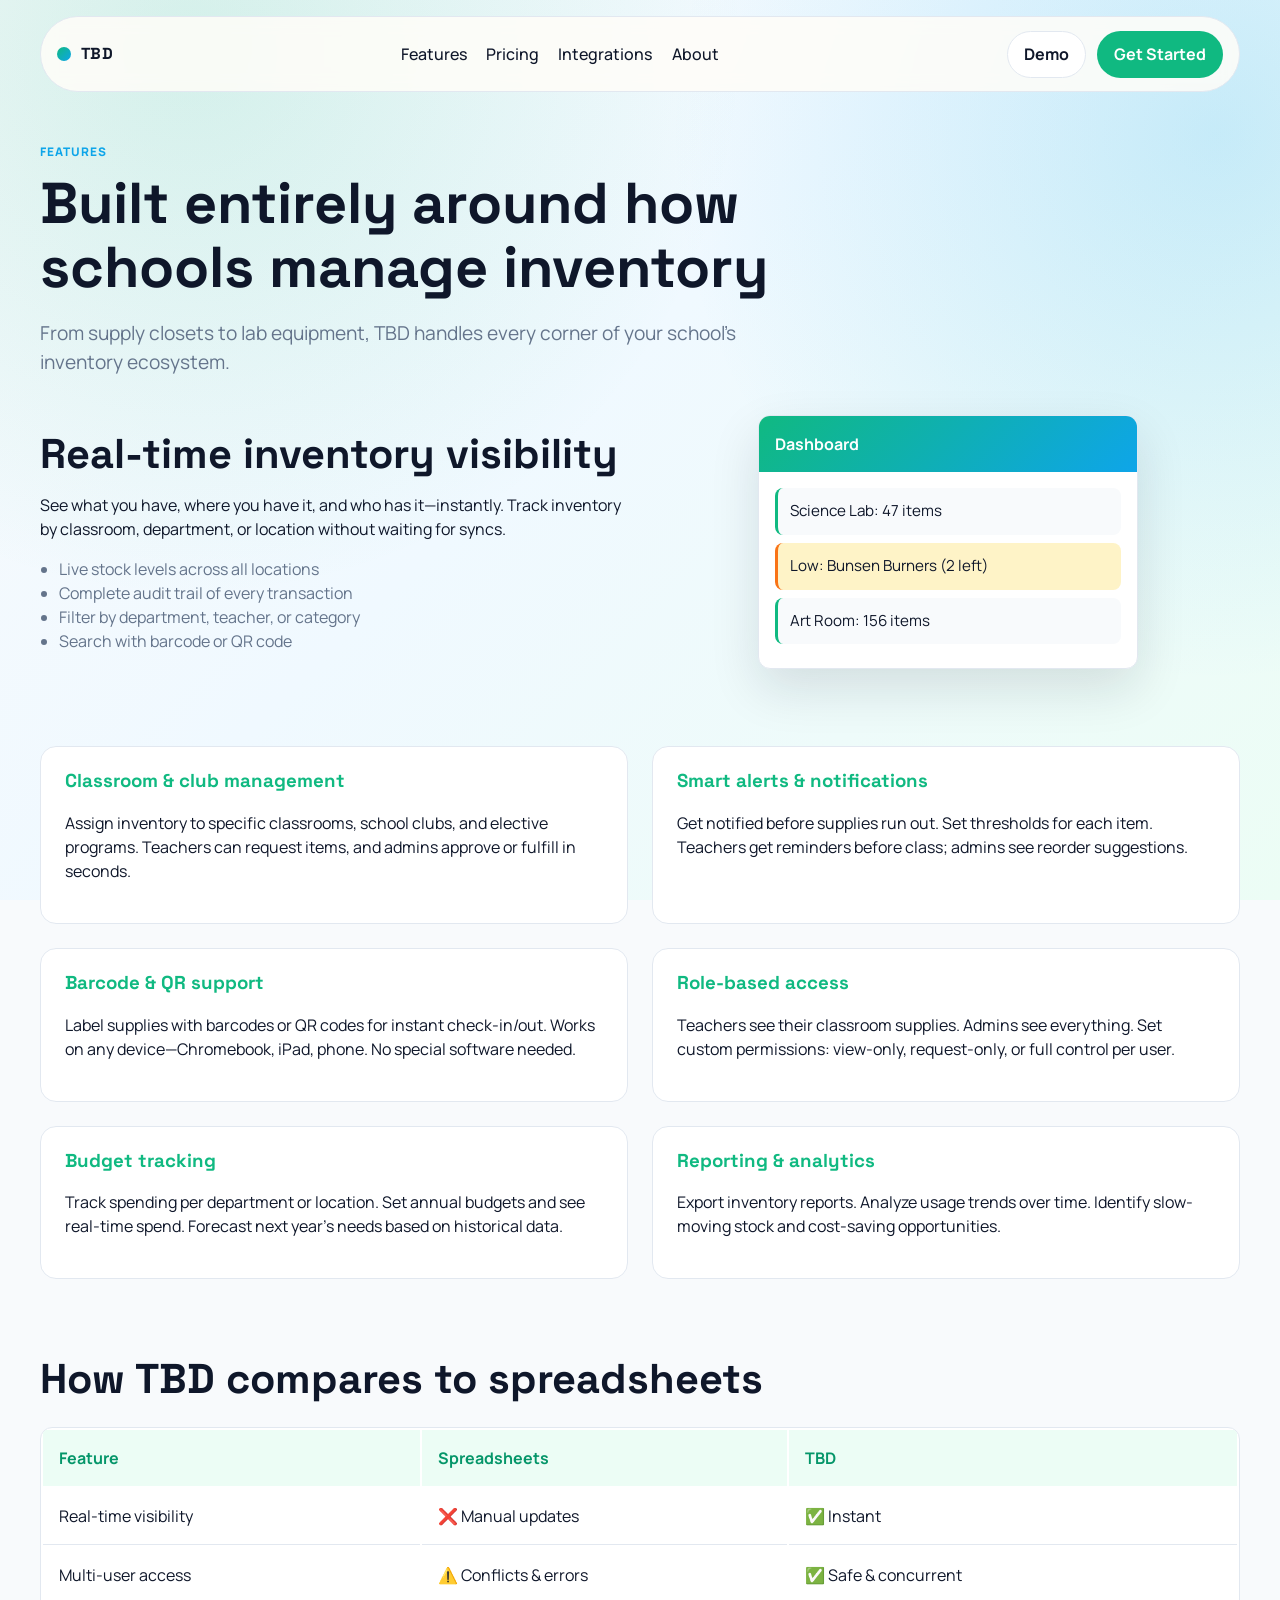
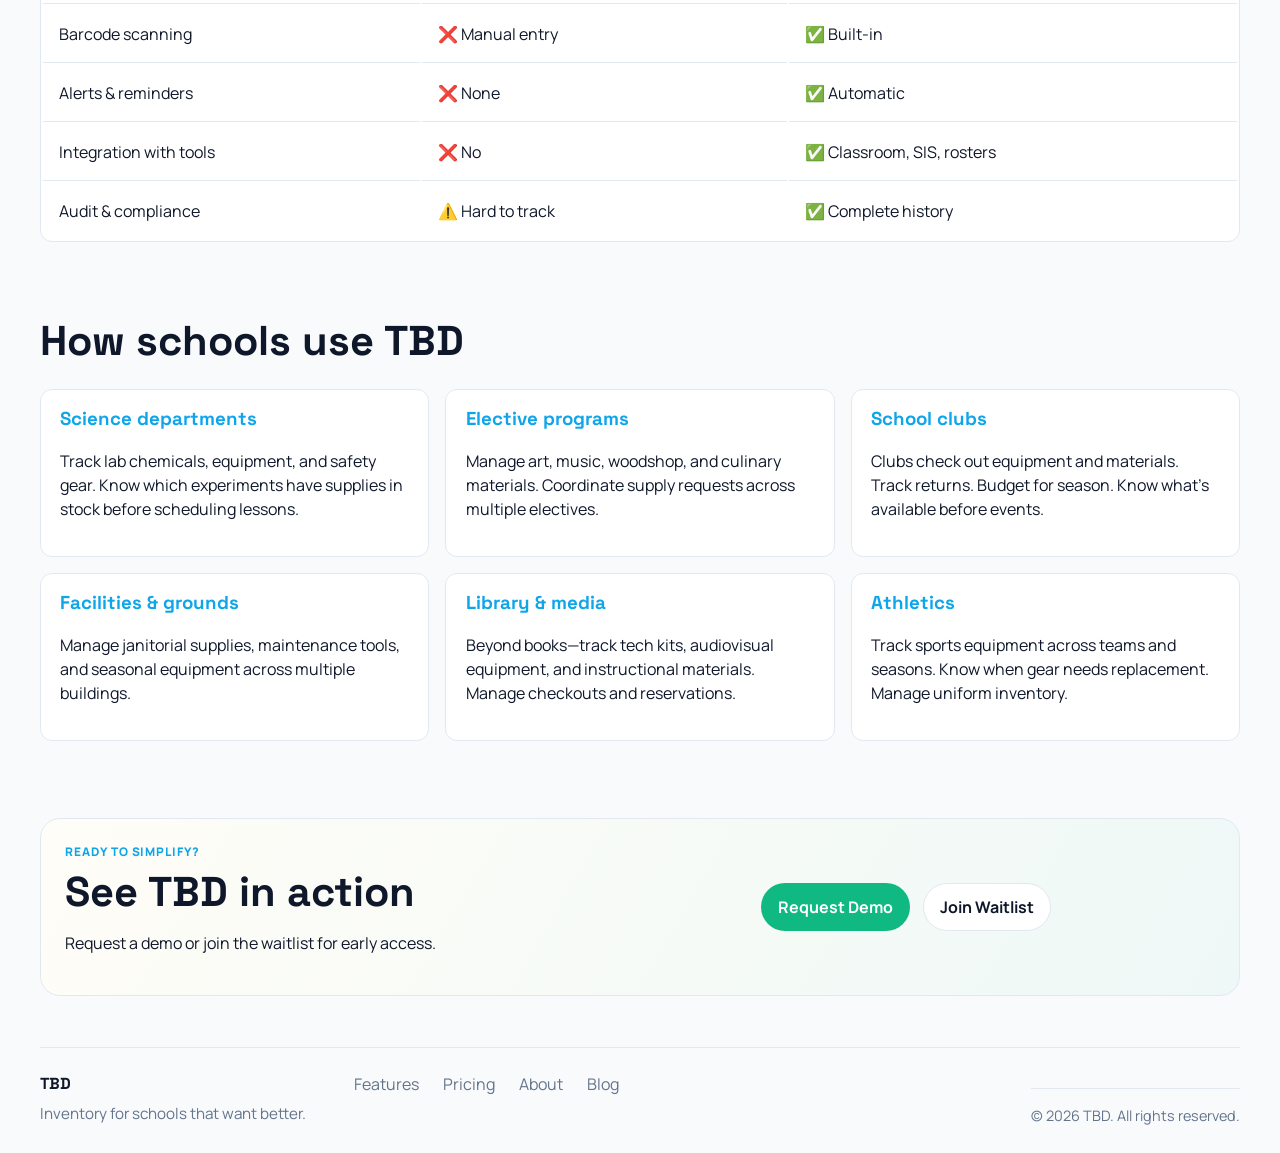
<file: features.html>
<!doctype html>
<html lang="en">
<head>
  <meta charset="UTF-8" />
  <meta name="viewport" content="width=device-width, initial-scale=1.0" />
  <title>Features | TBD – School Inventory Management</title>
  <meta
    name="description"
    content="Explore TBD's full feature set designed for schools. Real-time tracking, smart alerts, integrations, and more."
  />
  <link rel="preconnect" href="https://fonts.googleapis.com" />
  <link rel="preconnect" href="https://fonts.gstatic.com" crossorigin />
  <link
    href="https://fonts.googleapis.com/css2?family=Manrope:wght@400;500;700;800&family=Space+Grotesk:wght@500;700&display=swap"
    rel="stylesheet"
  />
  <link rel="stylesheet" href="styles.css" />
</head>
<body>
  <div class="site-bg" aria-hidden="true"></div>

  <header class="topbar container">
    <a class="brand" href="/" aria-label="TBD home">
      <span class="brand-dot"></span>
      <span class="brand-name">TBD</span>
    </a>
    <nav class="topnav" aria-label="Primary navigation">
      <a href="/features.html" class="active">Features</a>
      <a href="/pricing.html">Pricing</a>
      <a href="/integrations.html">Integrations</a>
      <a href="/about.html">About</a>
    </nav>
    <div class="top-actions">
      <a class="btn btn-ghost" href="/demo.html">Demo</a>
      <a class="btn btn-solid" href="/#cta">Get Started</a>
    </div>
    <button class="menu-toggle" id="menuToggle" aria-expanded="false" aria-controls="mobileNav">
      Menu
    </button>
  </header>

  <nav class="mobile-nav container" id="mobileNav" aria-label="Mobile navigation">
    <a href="/features.html">Features</a>
    <a href="/pricing.html">Pricing</a>
    <a href="/integrations.html">Integrations</a>
    <a href="/about.html">About</a>
    <a href="/demo.html">Demo</a>
    <a href="/#cta">Get Started</a>
  </nav>

  <main>
    <section class="hero-slim container reveal">
      <div>
        <p class="eyebrow">FEATURES</p>
        <h1>Built entirely around how schools manage inventory</h1>
        <p class="lead">
          From supply closets to lab equipment, TBD handles every corner of your school's inventory ecosystem.
        </p>
      </div>
    </section>

    <section class="featured-feature container reveal">
      <div class="feature-showcase">
        <div class="showcase-content">
          <h2>Real-time inventory visibility</h2>
          <p>
            See what you have, where you have it, and who has it—instantly. Track inventory by classroom, department, or location without waiting for syncs.
          </p>
          <ul class="feature-details">
            <li>Live stock levels across all locations</li>
            <li>Complete audit trail of every transaction</li>
            <li>Filter by department, teacher, or category</li>
            <li>Search with barcode or QR code</li>
          </ul>
        </div>
        <div class="showcase-visual">
          <div class="mock-interface">
            <div class="mock-header">Dashboard</div>
            <div class="mock-content">
              <div class="mock-stat">Science Lab: 47 items</div>
              <div class="mock-stat warning">Low: Bunsen Burners (2 left)</div>
              <div class="mock-stat">Art Room: 156 items</div>
            </div>
          </div>
        </div>
      </div>
    </section>

    <section class="features-grid-large container reveal">
      <article class="feature-large-card">
        <h3>Classroom & club management</h3>
        <p>
          Assign inventory to specific classrooms, school clubs, and elective programs. Teachers can request items, and admins approve or fulfill in seconds.
        </p>
      </article>
      <article class="feature-large-card">
        <h3>Smart alerts & notifications</h3>
        <p>
          Get notified before supplies run out. Set thresholds for each item. Teachers get reminders before class; admins see reorder suggestions.
        </p>
      </article>
      <article class="feature-large-card">
        <h3>Barcode & QR support</h3>
        <p>
          Label supplies with barcodes or QR codes for instant check-in/out. Works on any device—Chromebook, iPad, phone. No special software needed.
        </p>
      </article>
      <article class="feature-large-card">
        <h3>Role-based access</h3>
        <p>
          Teachers see their classroom supplies. Admins see everything. Set custom permissions: view-only, request-only, or full control per user.
        </p>
      </article>
      <article class="feature-large-card">
        <h3>Budget tracking</h3>
        <p>
          Track spending per department or location. Set annual budgets and see real-time spend. Forecast next year's needs based on historical data.
        </p>
      </article>
      <article class="feature-large-card">
        <h3>Reporting & analytics</h3>
        <p>
          Export inventory reports. Analyze usage trends over time. Identify slow-moving stock and cost-saving opportunities.
        </p>
      </article>
    </section>

    <section class="comparison container reveal">
      <div class="section-head">
        <h2>How TBD compares to spreadsheets</h2>
      </div>
      <table class="comparison-table">
        <thead>
          <tr>
            <th>Feature</th>
            <th>Spreadsheets</th>
            <th>TBD</th>
          </tr>
        </thead>
        <tbody>
          <tr>
            <td>Real-time visibility</td>
            <td>❌ Manual updates</td>
            <td>✅ Instant</td>
          </tr>
          <tr>
            <td>Multi-user access</td>
            <td>⚠️ Conflicts & errors</td>
            <td>✅ Safe & concurrent</td>
          </tr>
          <tr>
            <td>Barcode scanning</td>
            <td>❌ Manual entry</td>
            <td>✅ Built-in</td>
          </tr>
          <tr>
            <td>Alerts & reminders</td>
            <td>❌ None</td>
            <td>✅ Automatic</td>
          </tr>
          <tr>
            <td>Integration with tools</td>
            <td>❌ No</td>
            <td>✅ Classroom, SIS, rosters</td>
          </tr>
          <tr>
            <td>Audit & compliance</td>
            <td>⚠️ Hard to track</td>
            <td>✅ Complete history</td>
          </tr>
        </tbody>
      </table>
    </section>

    <section class="use-cases container reveal">
      <div class="section-head">
        <h2>How schools use TBD</h2>
      </div>
      <div class="use-cases-grid">
        <article class="use-case-card">
          <h3>Science departments</h3>
          <p>
            Track lab chemicals, equipment, and safety gear. Know which experiments have supplies in stock before scheduling lessons.
          </p>
        </article>
        <article class="use-case-card">
          <h3>Elective programs</h3>
          <p>
            Manage art, music, woodshop, and culinary materials. Coordinate supply requests across multiple electives.
          </p>
        </article>
        <article class="use-case-card">
          <h3>School clubs</h3>
          <p>
            Clubs check out equipment and materials. Track returns. Budget for season. Know what's available before events.
          </p>
        </article>
        <article class="use-case-card">
          <h3>Facilities & grounds</h3>
          <p>
            Manage janitorial supplies, maintenance tools, and seasonal equipment across multiple buildings.
          </p>
        </article>
        <article class="use-case-card">
          <h3>Library & media</h3>
          <p>
            Beyond books—track tech kits, audiovisual equipment, and instructional materials. Manage checkouts and reservations.
          </p>
        </article>
        <article class="use-case-card">
          <h3>Athletics</h3>
          <p>
            Track sports equipment across teams and seasons. Know when gear needs replacement. Manage uniform inventory.
          </p>
        </article>
      </div>
    </section>

    <section class="cta container reveal" id="cta">
      <div>
        <p class="eyebrow">READY TO SIMPLIFY?</p>
        <h2>See TBD in action</h2>
        <p>Request a demo or join the waitlist for early access.</p>
      </div>
      <div class="cta-actions">
        <a class="btn btn-solid" href="/demo.html">Request Demo</a>
        <a class="btn btn-ghost" href="/#cta">Join Waitlist</a>
      </div>
    </section>
  </main>

  <footer class="footer container">
    <div class="footer-content">
      <div>
        <p class="footer-brand">TBD</p>
        <p class="footer-tagline">Inventory for schools that want better.</p>
      </div>
      <nav class="footer-nav">
        <a href="/features.html">Features</a>
        <a href="/pricing.html">Pricing</a>
        <a href="/about.html">About</a>
        <a href="/blog.html">Blog</a>
      </nav>
    </div>
    <p class="footer-legal">&copy; 2026 TBD. All rights reserved.</p>
  </footer>

  <script src="script.js"></script>
</body>
</html>
</file>
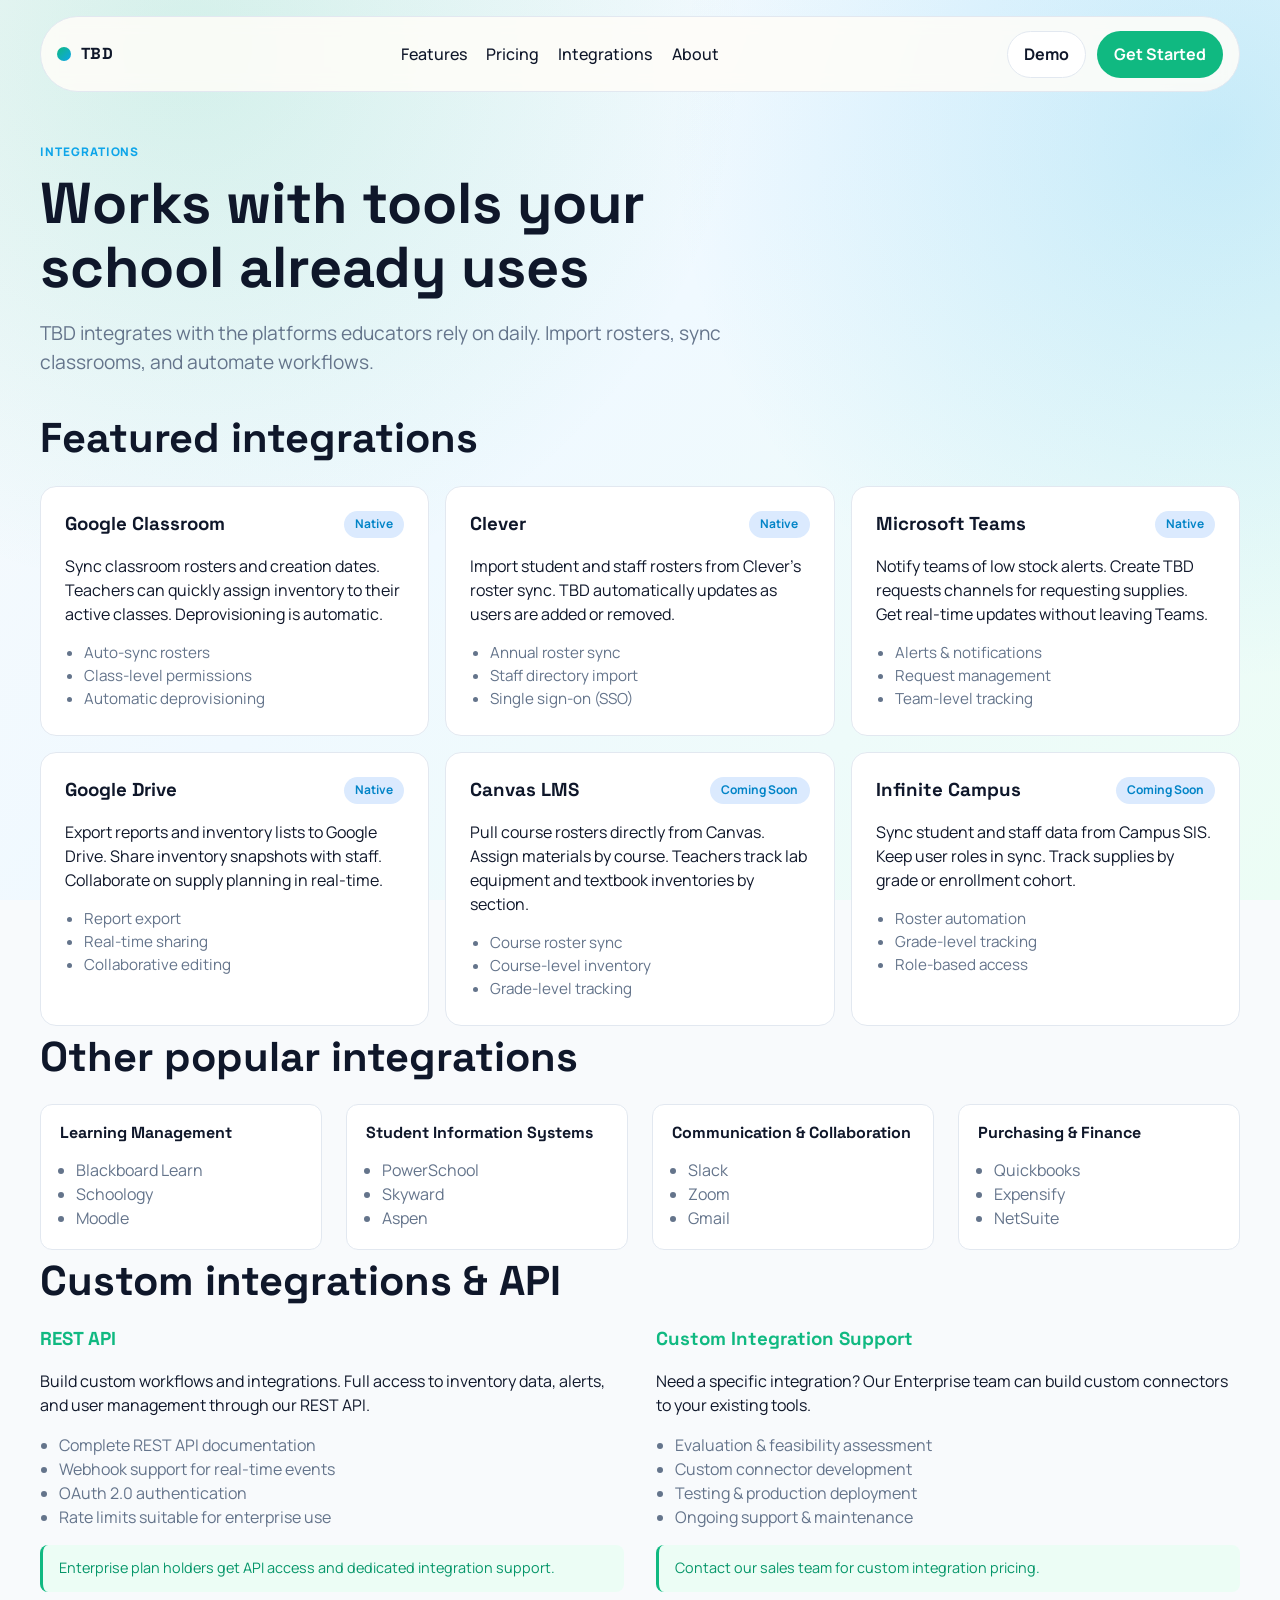
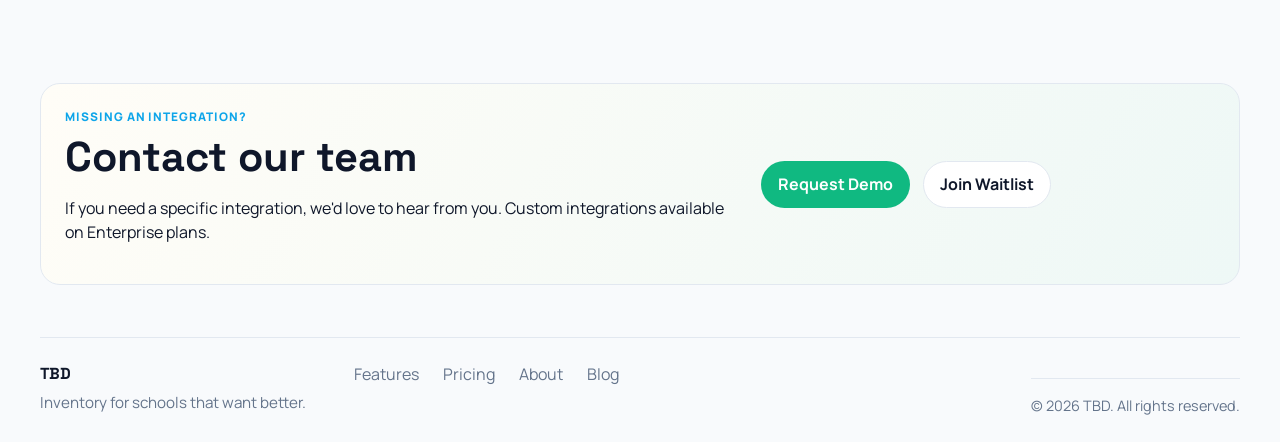
<file: integrations.html>
<!doctype html>
<html lang="en">
<head>
  <meta charset="UTF-8" />
  <meta name="viewport" content="width=device-width, initial-scale=1.0" />
  <title>Integrations | TBD – School Inventory Management</title>
  <meta
    name="description"
    content="TBD integrates with Google Classroom, Clever, Canvas, and other school tools your team already uses."
  />
  <link rel="preconnect" href="https://fonts.googleapis.com" />
  <link rel="preconnect" href="https://fonts.gstatic.com" crossorigin />
  <link
    href="https://fonts.googleapis.com/css2?family=Manrope:wght@400;500;700;800&family=Space+Grotesk:wght@500;700&display=swap"
    rel="stylesheet"
  />
  <link rel="stylesheet" href="styles.css" />
</head>
<body>
  <div class="site-bg" aria-hidden="true"></div>

  <header class="topbar container">
    <a class="brand" href="/" aria-label="TBD home">
      <span class="brand-dot"></span>
      <span class="brand-name">TBD</span>
    </a>
    <nav class="topnav" aria-label="Primary navigation">
      <a href="/features.html">Features</a>
      <a href="/pricing.html">Pricing</a>
      <a href="/integrations.html" class="active">Integrations</a>
      <a href="/about.html">About</a>
    </nav>
    <div class="top-actions">
      <a class="btn btn-ghost" href="/demo.html">Demo</a>
      <a class="btn btn-solid" href="/#cta">Get Started</a>
    </div>
    <button class="menu-toggle" id="menuToggle" aria-expanded="false" aria-controls="mobileNav">
      Menu
    </button>
  </header>

  <nav class="mobile-nav container" id="mobileNav" aria-label="Mobile navigation">
    <a href="/features.html">Features</a>
    <a href="/pricing.html">Pricing</a>
    <a href="/integrations.html">Integrations</a>
    <a href="/about.html">About</a>
    <a href="/demo.html">Demo</a>
    <a href="/#cta">Get Started</a>
  </nav>

  <main>
    <section class="hero-slim container reveal">
      <div>
        <p class="eyebrow">INTEGRATIONS</p>
        <h1>Works with tools your school already uses</h1>
        <p class="lead">
          TBD integrates with the platforms educators rely on daily. Import rosters, sync classrooms, and automate workflows.
        </p>
      </div>
    </section>

    <section class="integrations-main container reveal">
      <div class="section-head">
        <h2>Featured integrations</h2>
      </div>

      <div class="integrations-grid-featured">
        <article class="integration-card-featured">
          <div class="integration-header">
            <h3>Google Classroom</h3>
            <span class="status-badge">Native</span>
          </div>
          <p>
            Sync classroom rosters and creation dates. Teachers can quickly assign inventory to their active classes. Deprovisioning is automatic.
          </p>
          <ul class="integration-features">
            <li>Auto-sync rosters</li>
            <li>Class-level permissions</li>
            <li>Automatic deprovisioning</li>
          </ul>
        </article>

        <article class="integration-card-featured">
          <div class="integration-header">
            <h3>Clever</h3>
            <span class="status-badge">Native</span>
          </div>
          <p>
            Import student and staff rosters from Clever's roster sync. TBD automatically updates as users are added or removed.
          </p>
          <ul class="integration-features">
            <li>Annual roster sync</li>
            <li>Staff directory import</li>
            <li>Single sign-on (SSO)</li>
          </ul>
        </article>

        <article class="integration-card-featured">
          <div class="integration-header">
            <h3>Microsoft Teams</h3>
            <span class="status-badge">Native</span>
          </div>
          <p>
            Notify teams of low stock alerts. Create TBD requests channels for requesting supplies. Get real-time updates without leaving Teams.
          </p>
          <ul class="integration-features">
            <li>Alerts & notifications</li>
            <li>Request management</li>
            <li>Team-level tracking</li>
          </ul>
        </article>

        <article class="integration-card-featured">
          <div class="integration-header">
            <h3>Google Drive</h3>
            <span class="status-badge">Native</span>
          </div>
          <p>
            Export reports and inventory lists to Google Drive. Share inventory snapshots with staff. Collaborate on supply planning in real-time.
          </p>
          <ul class="integration-features">
            <li>Report export</li>
            <li>Real-time sharing</li>
            <li>Collaborative editing</li>
          </ul>
        </article>

        <article class="integration-card-featured">
          <div class="integration-header">
            <h3>Canvas LMS</h3>
            <span class="status-badge">Coming Soon</span>
          </div>
          <p>
            Pull course rosters directly from Canvas. Assign materials by course. Teachers track lab equipment and textbook inventories by section.
          </p>
          <ul class="integration-features">
            <li>Course roster sync</li>
            <li>Course-level inventory</li>
            <li>Grade-level tracking</li>
          </ul>
        </article>

        <article class="integration-card-featured">
          <div class="integration-header">
            <h3>Infinite Campus</h3>
            <span class="status-badge">Coming Soon</span>
          </div>
          <p>
            Sync student and staff data from Campus SIS. Keep user roles in sync. Track supplies by grade or enrollment cohort.
          </p>
          <ul class="integration-features">
            <li>Roster automation</li>
            <li>Grade-level tracking</li>
            <li>Role-based access</li>
          </ul>
        </article>
      </div>
    </section>

    <section class="category-integrations container reveal">
      <div class="section-head">
        <h2>Other popular integrations</h2>
      </div>

      <div class="category-grid">
        <div class="integration-category">
          <h3>Learning Management</h3>
          <ul>
            <li>Blackboard Learn</li>
            <li>Schoology</li>
            <li>Moodle</li>
          </ul>
        </div>

        <div class="integration-category">
          <h3>Student Information Systems</h3>
          <ul>
            <li>PowerSchool</li>
            <li>Skyward</li>
            <li>Aspen</li>
          </ul>
        </div>

        <div class="integration-category">
          <h3>Communication & Collaboration</h3>
          <ul>
            <li>Slack</li>
            <li>Zoom</li>
            <li>Gmail</li>
          </ul>
        </div>

        <div class="integration-category">
          <h3>Purchasing & Finance</h3>
          <ul>
            <li>Quickbooks</li>
            <li>Expensify</li>
            <li>NetSuite</li>
          </ul>
        </div>
      </div>
    </section>

    <section class="api-section container reveal">
      <div class="section-head">
        <h2>Custom integrations & API</h2>
      </div>

      <div class="api-content">
        <div>
          <h3>REST API</h3>
          <p>
            Build custom workflows and integrations. Full access to inventory data, alerts, and user management through our REST API.
          </p>
          <ul class="feature-details">
            <li>Complete REST API documentation</li>
            <li>Webhook support for real-time events</li>
            <li>OAuth 2.0 authentication</li>
            <li>Rate limits suitable for enterprise use</li>
          </ul>
          <p class="api-note">Enterprise plan holders get API access and dedicated integration support.</p>
        </div>

        <div>
          <h3>Custom Integration Support</h3>
          <p>
            Need a specific integration? Our Enterprise team can build custom connectors to your existing tools.
          </p>
          <ul class="feature-details">
            <li>Evaluation & feasibility assessment</li>
            <li>Custom connector development</li>
            <li>Testing & production deployment</li>
            <li>Ongoing support & maintenance</li>
          </ul>
          <p class="api-note">Contact our sales team for custom integration pricing.</p>
        </div>
      </div>
    </section>

    <section class="cta container reveal" id="cta">
      <div>
        <p class="eyebrow">MISSING AN INTEGRATION?</p>
        <h2>Contact our team</h2>
        <p>If you need a specific integration, we'd love to hear from you. Custom integrations available on Enterprise plans.</p>
      </div>
      <div class="cta-actions">
        <a class="btn btn-solid" href="/demo.html">Request Demo</a>
        <a class="btn btn-ghost" href="/#cta">Join Waitlist</a>
      </div>
    </section>
  </main>

  <footer class="footer container">
    <div class="footer-content">
      <div>
        <p class="footer-brand">TBD</p>
        <p class="footer-tagline">Inventory for schools that want better.</p>
      </div>
      <nav class="footer-nav">
        <a href="/features.html">Features</a>
        <a href="/pricing.html">Pricing</a>
        <a href="/about.html">About</a>
        <a href="/blog.html">Blog</a>
      </nav>
    </div>
    <p class="footer-legal">&copy; 2026 TBD. All rights reserved.</p>
  </footer>

  <script src="script.js"></script>
</body>
</html>
</file>
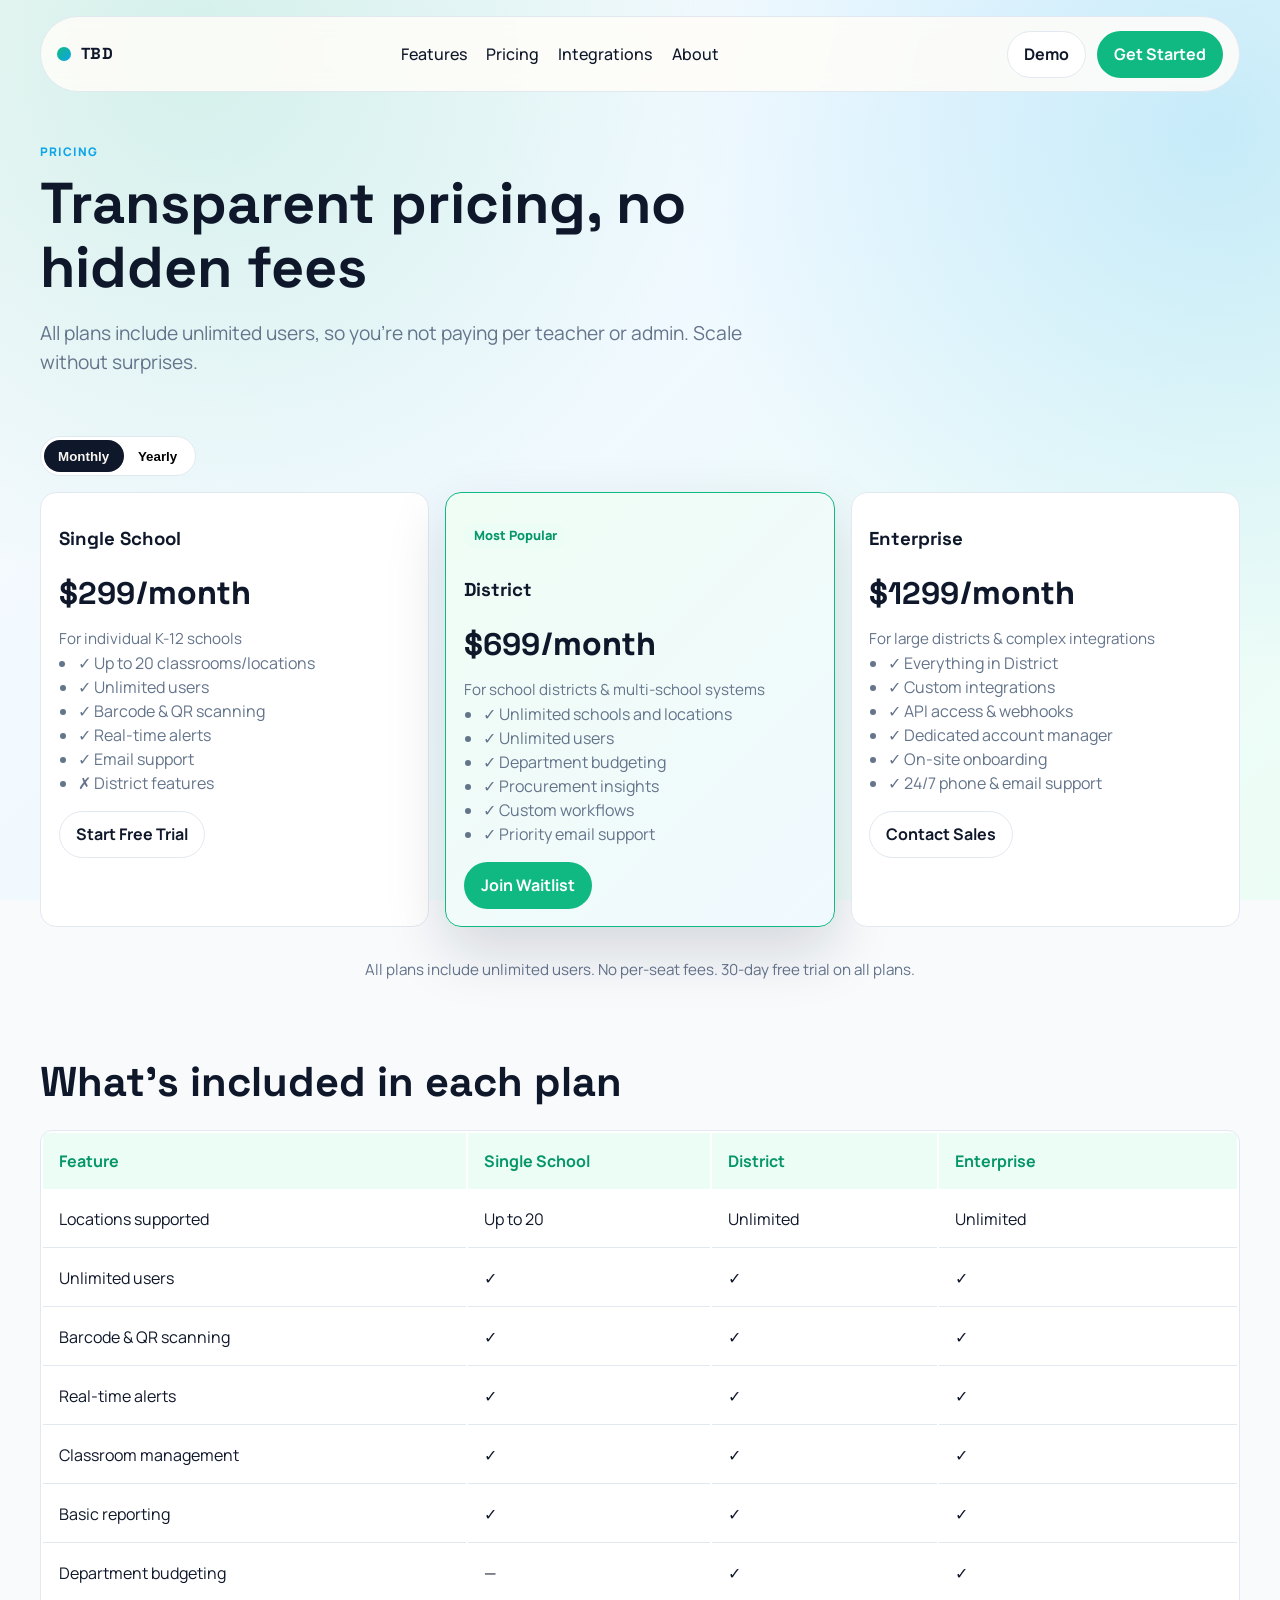
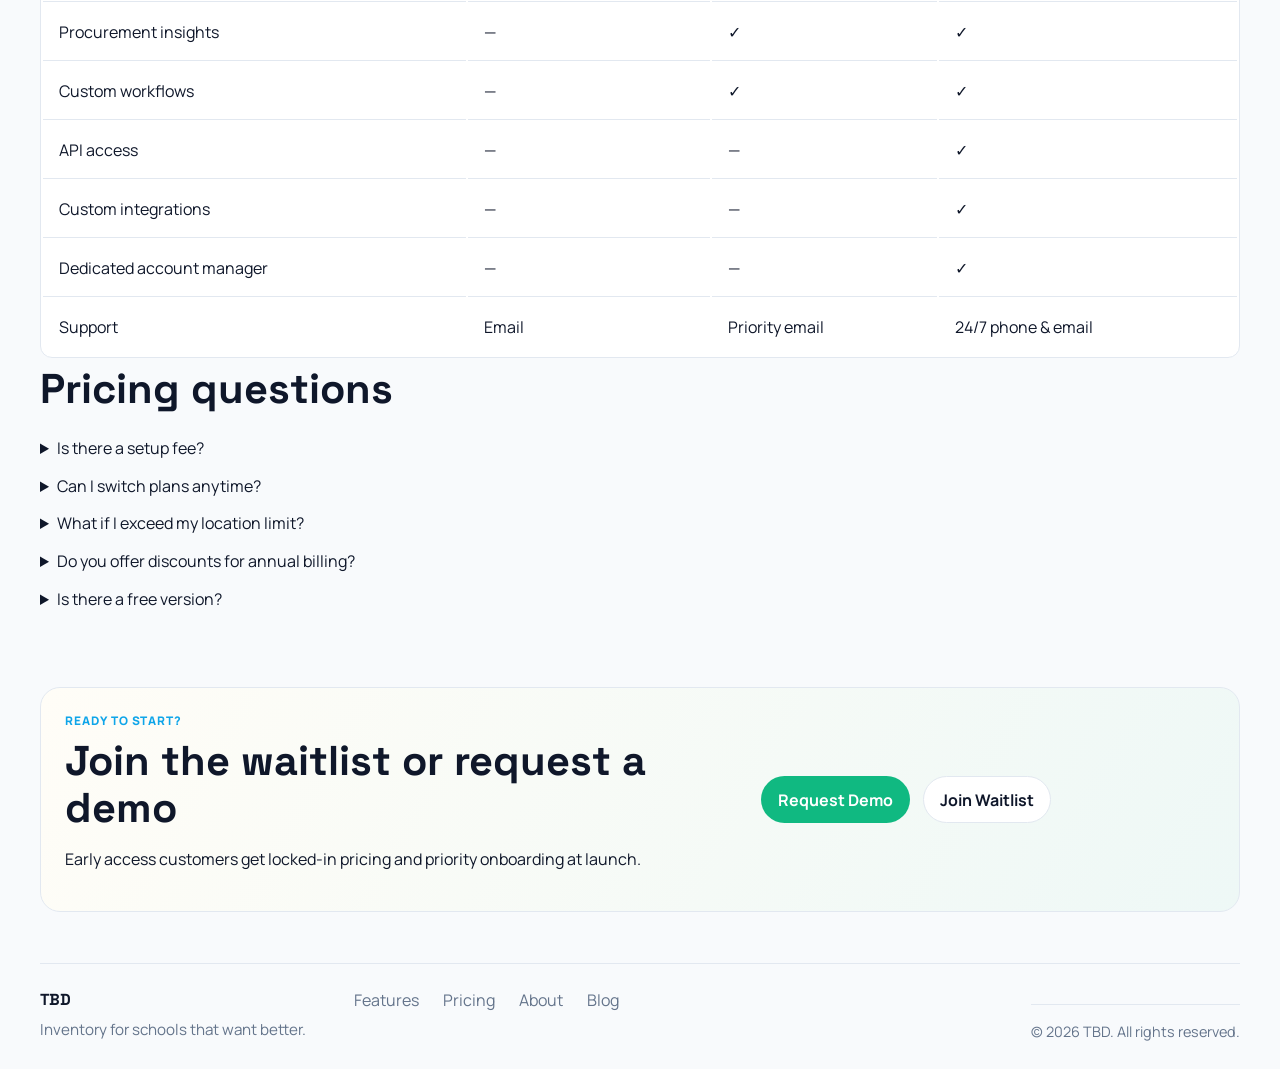
<file: pricing.html>
<!doctype html>
<html lang="en">
<head>
  <meta charset="UTF-8" />
  <meta name="viewport" content="width=device-width, initial-scale=1.0" />
  <title>Pricing | TBD – School Inventory Management</title>
  <meta
    name="description"
    content="Simple, transparent pricing for school inventory management. From single schools to entire districts."
  />
  <link rel="preconnect" href="https://fonts.googleapis.com" />
  <link rel="preconnect" href="https://fonts.gstatic.com" crossorigin />
  <link
    href="https://fonts.googleapis.com/css2?family=Manrope:wght@400;500;700;800&family=Space+Grotesk:wght@500;700&display=swap"
    rel="stylesheet"
  />
  <link rel="stylesheet" href="styles.css" />
</head>
<body>
  <div class="site-bg" aria-hidden="true"></div>

  <header class="topbar container">
    <a class="brand" href="/" aria-label="TBD home">
      <span class="brand-dot"></span>
      <span class="brand-name">TBD</span>
    </a>
    <nav class="topnav" aria-label="Primary navigation">
      <a href="/features.html">Features</a>
      <a href="/pricing.html" class="active">Pricing</a>
      <a href="/integrations.html">Integrations</a>
      <a href="/about.html">About</a>
    </nav>
    <div class="top-actions">
      <a class="btn btn-ghost" href="/demo.html">Demo</a>
      <a class="btn btn-solid" href="/#cta">Get Started</a>
    </div>
    <button class="menu-toggle" id="menuToggle" aria-expanded="false" aria-controls="mobileNav">
      Menu
    </button>
  </header>

  <nav class="mobile-nav container" id="mobileNav" aria-label="Mobile navigation">
    <a href="/features.html">Features</a>
    <a href="/pricing.html">Pricing</a>
    <a href="/integrations.html">Integrations</a>
    <a href="/about.html">About</a>
    <a href="/demo.html">Demo</a>
    <a href="/#cta">Get Started</a>
  </nav>

  <main>
    <section class="hero-slim container reveal">
      <div>
        <p class="eyebrow">PRICING</p>
        <h1>Transparent pricing, no hidden fees</h1>
        <p class="lead">
          All plans include unlimited users, so you're not paying per teacher or admin. Scale without surprises.
        </p>
      </div>
    </section>

    <section class="pricing-section container reveal">
      <div class="billing-toggle" role="group" aria-label="Billing interval">
        <button class="is-active" data-plan="monthly">Monthly</button>
        <button data-plan="yearly">Yearly</button>
      </div>

      <div class="price-cards pricing-full">
        <article class="price-card">
          <h3>Single School</h3>
          <p class="price" data-monthly="299" data-yearly="2990"><span>$299</span>/month</p>
          <p class="card-subtitle">For individual K-12 schools</p>
          <ul>
            <li>✓ Up to 20 classrooms/locations</li>
            <li>✓ Unlimited users</li>
            <li>✓ Barcode & QR scanning</li>
            <li>✓ Real-time alerts</li>
            <li>✓ Email support</li>
            <li>✗ District features</li>
          </ul>
          <a class="btn btn-ghost" href="/#cta">Start Free Trial</a>
        </article>

        <article class="price-card featured">
          <p class="badge">Most Popular</p>
          <h3>District</h3>
          <p class="price" data-monthly="699" data-yearly="6990"><span>$699</span>/month</p>
          <p class="card-subtitle">For school districts & multi-school systems</p>
          <ul>
            <li>✓ Unlimited schools and locations</li>
            <li>✓ Unlimited users</li>
            <li>✓ Department budgeting</li>
            <li>✓ Procurement insights</li>
            <li>✓ Custom workflows</li>
            <li>✓ Priority email support</li>
          </ul>
          <a class="btn btn-solid" href="/#cta">Join Waitlist</a>
        </article>

        <article class="price-card">
          <h3>Enterprise</h3>
          <p class="price" data-monthly="1299" data-yearly="12990"><span>$1299</span>/month</p>
          <p class="card-subtitle">For large districts & complex integrations</p>
          <ul>
            <li>✓ Everything in District</li>
            <li>✓ Custom integrations</li>
            <li>✓ API access & webhooks</li>
            <li>✓ Dedicated account manager</li>
            <li>✓ On-site onboarding</li>
            <li>✓ 24/7 phone & email support</li>
          </ul>
          <a class="btn btn-ghost" href="/demo.html">Contact Sales</a>
        </article>
      </div>

      <p class="pricing-note">All plans include unlimited users. No per-seat fees. 30-day free trial on all plans.</p>
    </section>

    <section class="features-comparison-full container reveal">
      <div class="section-head">
        <h2>What's included in each plan</h2>
      </div>
      <table class="full-comparison-table">
        <thead>
          <tr>
            <th>Feature</th>
            <th>Single School</th>
            <th>District</th>
            <th>Enterprise</th>
          </tr>
        </thead>
        <tbody>
          <tr>
            <td>Locations supported</td>
            <td>Up to 20</td>
            <td>Unlimited</td>
            <td>Unlimited</td>
          </tr>
          <tr>
            <td>Unlimited users</td>
            <td>✓</td>
            <td>✓</td>
            <td>✓</td>
          </tr>
          <tr>
            <td>Barcode & QR scanning</td>
            <td>✓</td>
            <td>✓</td>
            <td>✓</td>
          </tr>
          <tr>
            <td>Real-time alerts</td>
            <td>✓</td>
            <td>✓</td>
            <td>✓</td>
          </tr>
          <tr>
            <td>Classroom management</td>
            <td>✓</td>
            <td>✓</td>
            <td>✓</td>
          </tr>
          <tr>
            <td>Basic reporting</td>
            <td>✓</td>
            <td>✓</td>
            <td>✓</td>
          </tr>
          <tr>
            <td>Department budgeting</td>
            <td>—</td>
            <td>✓</td>
            <td>✓</td>
          </tr>
          <tr>
            <td>Procurement insights</td>
            <td>—</td>
            <td>✓</td>
            <td>✓</td>
          </tr>
          <tr>
            <td>Custom workflows</td>
            <td>—</td>
            <td>✓</td>
            <td>✓</td>
          </tr>
          <tr>
            <td>API access</td>
            <td>—</td>
            <td>—</td>
            <td>✓</td>
          </tr>
          <tr>
            <td>Custom integrations</td>
            <td>—</td>
            <td>—</td>
            <td>✓</td>
          </tr>
          <tr>
            <td>Dedicated account manager</td>
            <td>—</td>
            <td>—</td>
            <td>✓</td>
          </tr>
          <tr>
            <td>Support</td>
            <td>Email</td>
            <td>Priority email</td>
            <td>24/7 phone & email</td>
          </tr>
        </tbody>
      </table>
    </section>

    <section class="faq-pricing container reveal">
      <div class="section-head">
        <h2>Pricing questions</h2>
      </div>
      <details>
        <summary>Is there a setup fee?</summary>
        <p>No. Just pick a plan and start your free trial immediately. Setup and onboarding are included.</p>
      </details>
      <details>
        <summary>Can I switch plans anytime?</summary>
        <p>Yes. Upgrade or downgrade your plan at any time. Changes take effect immediately with prorated billing.</p>
      </details>
      <details>
        <summary>What if I exceed my location limit?</summary>
        <p>
          If you add more locations, we'll notify you. You can upgrade your plan, or we can discuss a custom arrangement.
        </p>
      </details>
      <details>
        <summary>Do you offer discounts for annual billing?</summary>
        <p>
          Yes. Pay yearly and save about 15%. You'll also get priority support and early access to new features.
        </p>
      </details>
      <details>
        <summary>Is there a free version?</summary>
        <p>No free tier, but all plans include a 30-day free trial with full feature access—no credit card required.</p>
      </details>
    </section>

    <section class="cta container reveal" id="cta">
      <div>
        <p class="eyebrow">READY TO START?</p>
        <h2>Join the waitlist or request a demo</h2>
        <p>Early access customers get locked-in pricing and priority onboarding at launch.</p>
      </div>
      <div class="cta-actions">
        <a class="btn btn-solid" href="/demo.html">Request Demo</a>
        <a class="btn btn-ghost" href="/#cta">Join Waitlist</a>
      </div>
    </section>
  </main>

  <footer class="footer container">
    <div class="footer-content">
      <div>
        <p class="footer-brand">TBD</p>
        <p class="footer-tagline">Inventory for schools that want better.</p>
      </div>
      <nav class="footer-nav">
        <a href="/features.html">Features</a>
        <a href="/pricing.html">Pricing</a>
        <a href="/about.html">About</a>
        <a href="/blog.html">Blog</a>
      </nav>
    </div>
    <p class="footer-legal">&copy; 2026 TBD. All rights reserved.</p>
  </footer>

  <script src="script.js"></script>
</body>
</html>
</file>
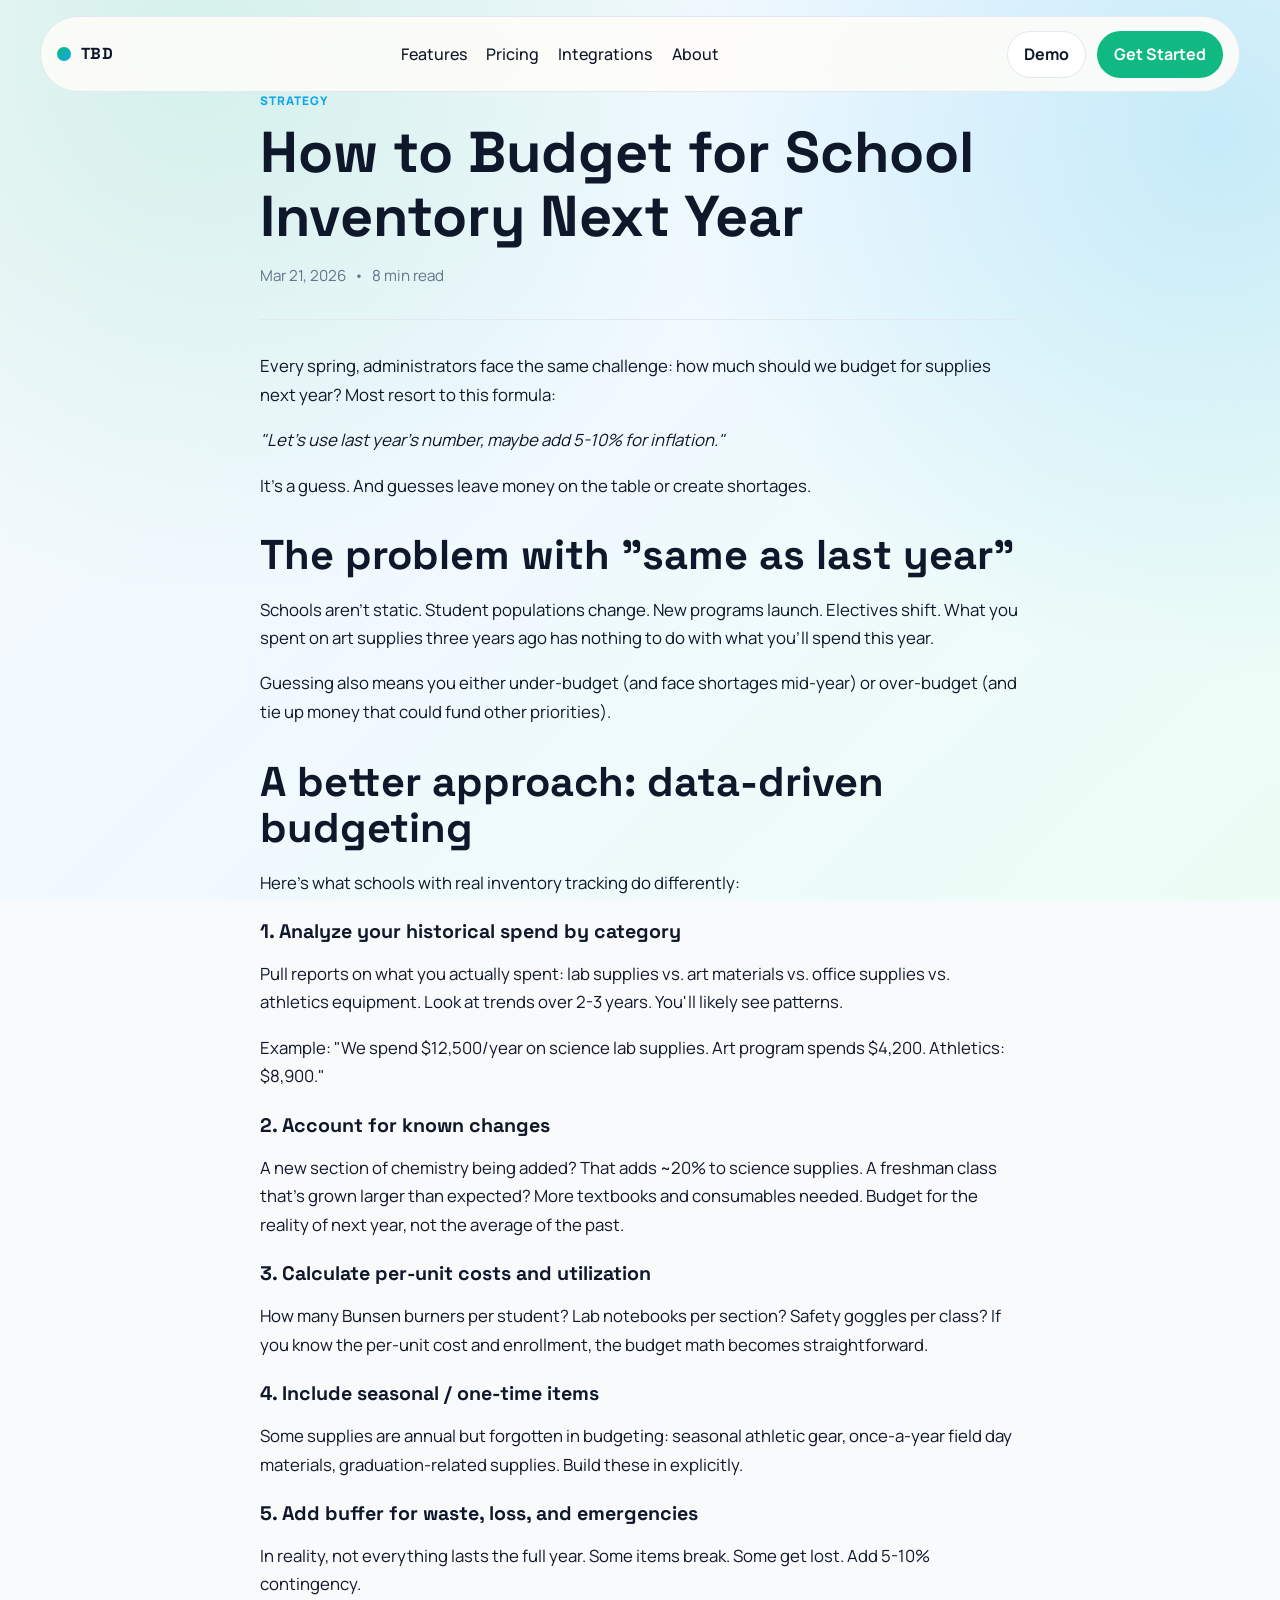
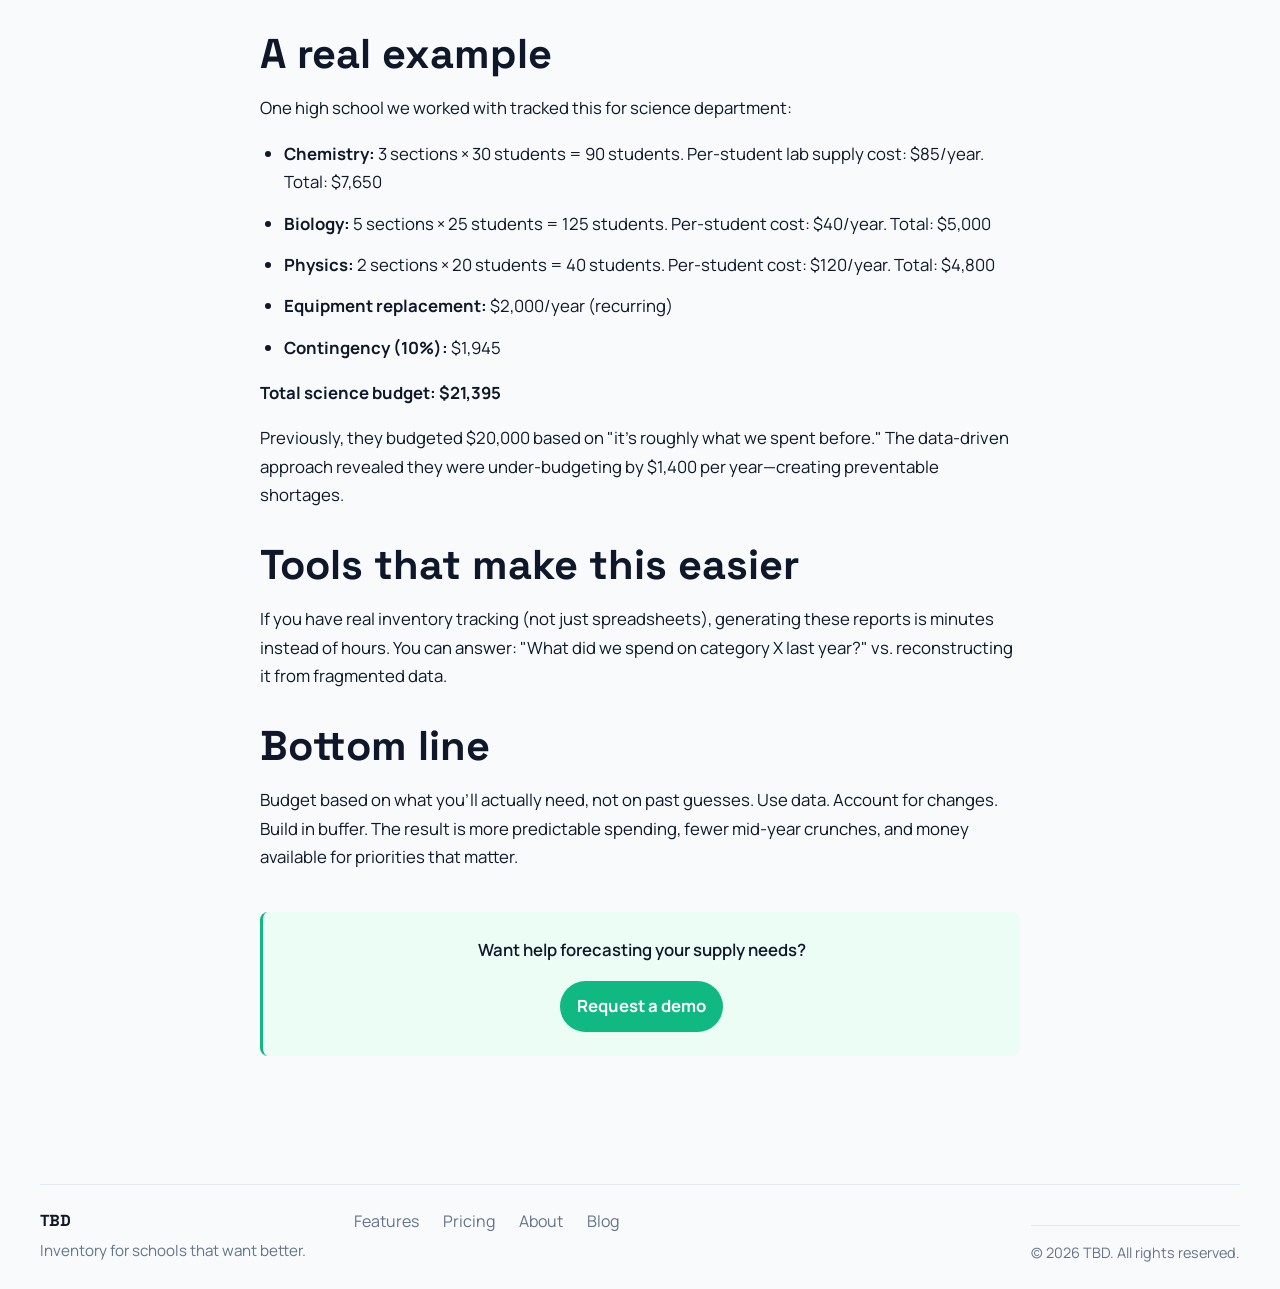
<file: blog/budgeting-for-inventory.html>
<!doctype html>
<html lang="en">
<head>
  <meta charset="UTF-8" />
  <meta name="viewport" content="width=device-width, initial-scale=1.0" />
  <title>How to Budget for School Inventory Next Year | TBD Blog</title>
  <meta name="description" content="Use data to forecast supply budgets accurately instead of guessing or using last year's budget." />
  <link rel="preconnect" href="https://fonts.googleapis.com" />
  <link rel="preconnect" href="https://fonts.gstatic.com" crossorigin />
  <link
    href="https://fonts.googleapis.com/css2?family=Manrope:wght@400;500;700;800&family=Space+Grotesk:wght@500;700&display=swap"
    rel="stylesheet"
  />
  <link rel="stylesheet" href="/styles.css" />
</head>
<body>
  <div class="site-bg" aria-hidden="true"></div>

  <header class="topbar container">
    <a class="brand" href="/" aria-label="TBD home">
      <span class="brand-dot"></span>
      <span class="brand-name">TBD</span>
    </a>
    <nav class="topnav" aria-label="Primary navigation">
      <a href="/features.html">Features</a>
      <a href="/pricing.html">Pricing</a>
      <a href="/integrations.html">Integrations</a>
      <a href="/about.html">About</a>
    </nav>
    <div class="top-actions">
      <a class="btn btn-ghost" href="/demo.html">Demo</a>
      <a class="btn btn-solid" href="/#cta">Get Started</a>
    </div>
  </header>

  <main class="blog-post-main">
    <article class="blog-post container reveal">
      <div class="blog-post-header">
        <p class="eyebrow">STRATEGY</p>
        <h1>How to Budget for School Inventory Next Year</h1>
        <div class="blog-post-meta">
          <span>Mar 21, 2026</span>
          <span>•</span>
          <span>8 min read</span>
        </div>
      </div>

      <div class="blog-post-content">
        <p>
          Every spring, administrators face the same challenge: how much should we budget for supplies next year? Most resort to this formula:
        </p>

        <p>
          <em>"Let's use last year's number, maybe add 5-10% for inflation."</em>
        </p>

        <p>It's a guess. And guesses leave money on the table or create shortages.</p>

        <h2>The problem with "same as last year"</h2>
        <p>
          Schools aren't static. Student populations change. New programs launch. Electives shift. What you spent on art supplies three years ago has nothing to do 
          with what you'll spend this year.
        </p>

        <p>
          Guessing also means you either under-budget (and face shortages mid-year) or over-budget (and tie up money that could fund other priorities).
        </p>

        <h2>A better approach: data-driven budgeting</h2>
        <p>Here's what schools with real inventory tracking do differently:</p>

        <h3>1. Analyze your historical spend by category</h3>
        <p>
          Pull reports on what you actually spent: lab supplies vs. art materials vs. office supplies vs. athletics equipment. 
          Look at trends over 2-3 years. You'll likely see patterns.
        </p>

        <p>
          Example: "We spend $12,500/year on science lab supplies. Art program spends $4,200. Athletics: $8,900."
        </p>

        <h3>2. Account for known changes</h3>
        <p>
          A new section of chemistry being added? That adds ~20% to science supplies. A freshman class that's grown larger than expected? 
          More textbooks and consumables needed. Budget for the reality of next year, not the average of the past.
        </p>

        <h3>3. Calculate per-unit costs and utilization</h3>
        <p>
          How many Bunsen burners per student? Lab notebooks per section? Safety goggles per class? 
          If you know the per-unit cost and enrollment, the budget math becomes straightforward.
        </p>

        <h3>4. Include seasonal / one-time items</h3>
        <p>
          Some supplies are annual but forgotten in budgeting: seasonal athletic gear, once-a-year field day materials, 
          graduation-related supplies. Build these in explicitly.
        </p>

        <h3>5. Add buffer for waste, loss, and emergencies</h3>
        <p>
          In reality, not everything lasts the full year. Some items break. Some get lost. Add 5-10% contingency.
        </p>

        <h2>A real example</h2>
        <p>
          One high school we worked with tracked this for science department:
        </p>

        <ul class="blog-list">
          <li><strong>Chemistry:</strong> 3 sections × 30 students = 90 students. Per-student lab supply cost: $85/year. Total: $7,650</li>
          <li><strong>Biology:</strong> 5 sections × 25 students = 125 students. Per-student cost: $40/year. Total: $5,000</li>
          <li><strong>Physics:</strong> 2 sections × 20 students = 40 students. Per-student cost: $120/year. Total: $4,800</li>
          <li><strong>Equipment replacement:</strong> $2,000/year (recurring)</li>
          <li><strong>Contingency (10%):</strong> $1,945</li>
        </ul>

        <p><strong>Total science budget: $21,395</strong></p>

        <p>
          Previously, they budgeted $20,000 based on "it's roughly what we spent before." 
          The data-driven approach revealed they were under-budgeting by $1,400 per year—creating preventable shortages.
        </p>

        <h2>Tools that make this easier</h2>
        <p>
          If you have real inventory tracking (not just spreadsheets), generating these reports is minutes instead of hours. 
          You can answer: "What did we spend on category X last year?" vs. reconstructing it from fragmented data.
        </p>

        <h2>Bottom line</h2>
        <p>
          Budget based on what you'll actually need, not on past guesses. Use data. Account for changes. Build in buffer. 
          The result is more predictable spending, fewer mid-year crunches, and money available for priorities that matter.
        </p>

        <div class="blog-cta">
          <p>Want help forecasting your supply needs?</p>
          <a class="btn btn-solid" href="/demo.html">Request a demo</a>
        </div>
      </div>
    </article>
  </main>

  <footer class="footer container">
    <div class="footer-content">
      <div>
        <p class="footer-brand">TBD</p>
        <p class="footer-tagline">Inventory for schools that want better.</p>
      </div>
      <nav class="footer-nav">
        <a href="/features.html">Features</a>
        <a href="/pricing.html">Pricing</a>
        <a href="/about.html">About</a>
        <a href="/blog.html">Blog</a>
      </nav>
    </div>
    <p class="footer-legal">&copy; 2026 TBD. All rights reserved.</p>
  </footer>

  <script src="/script.js"></script>
</body>
</html>
</file>
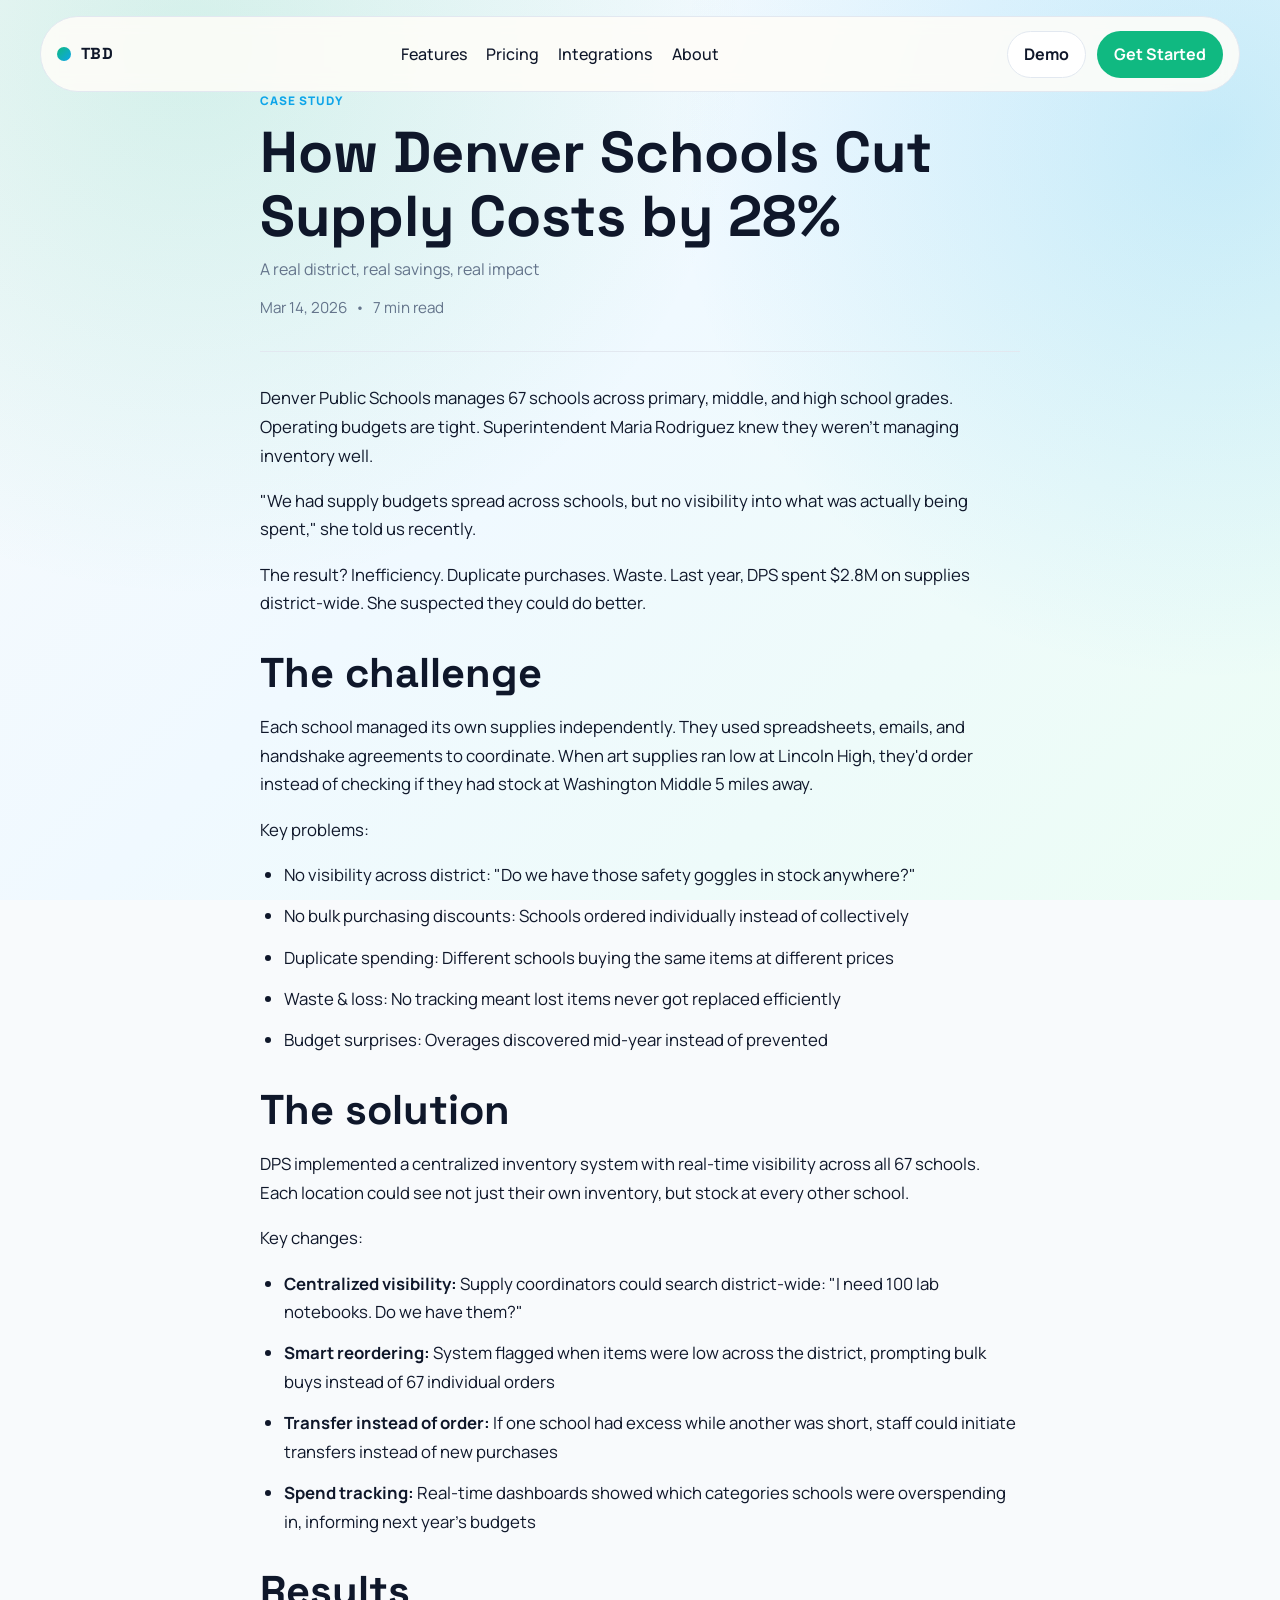
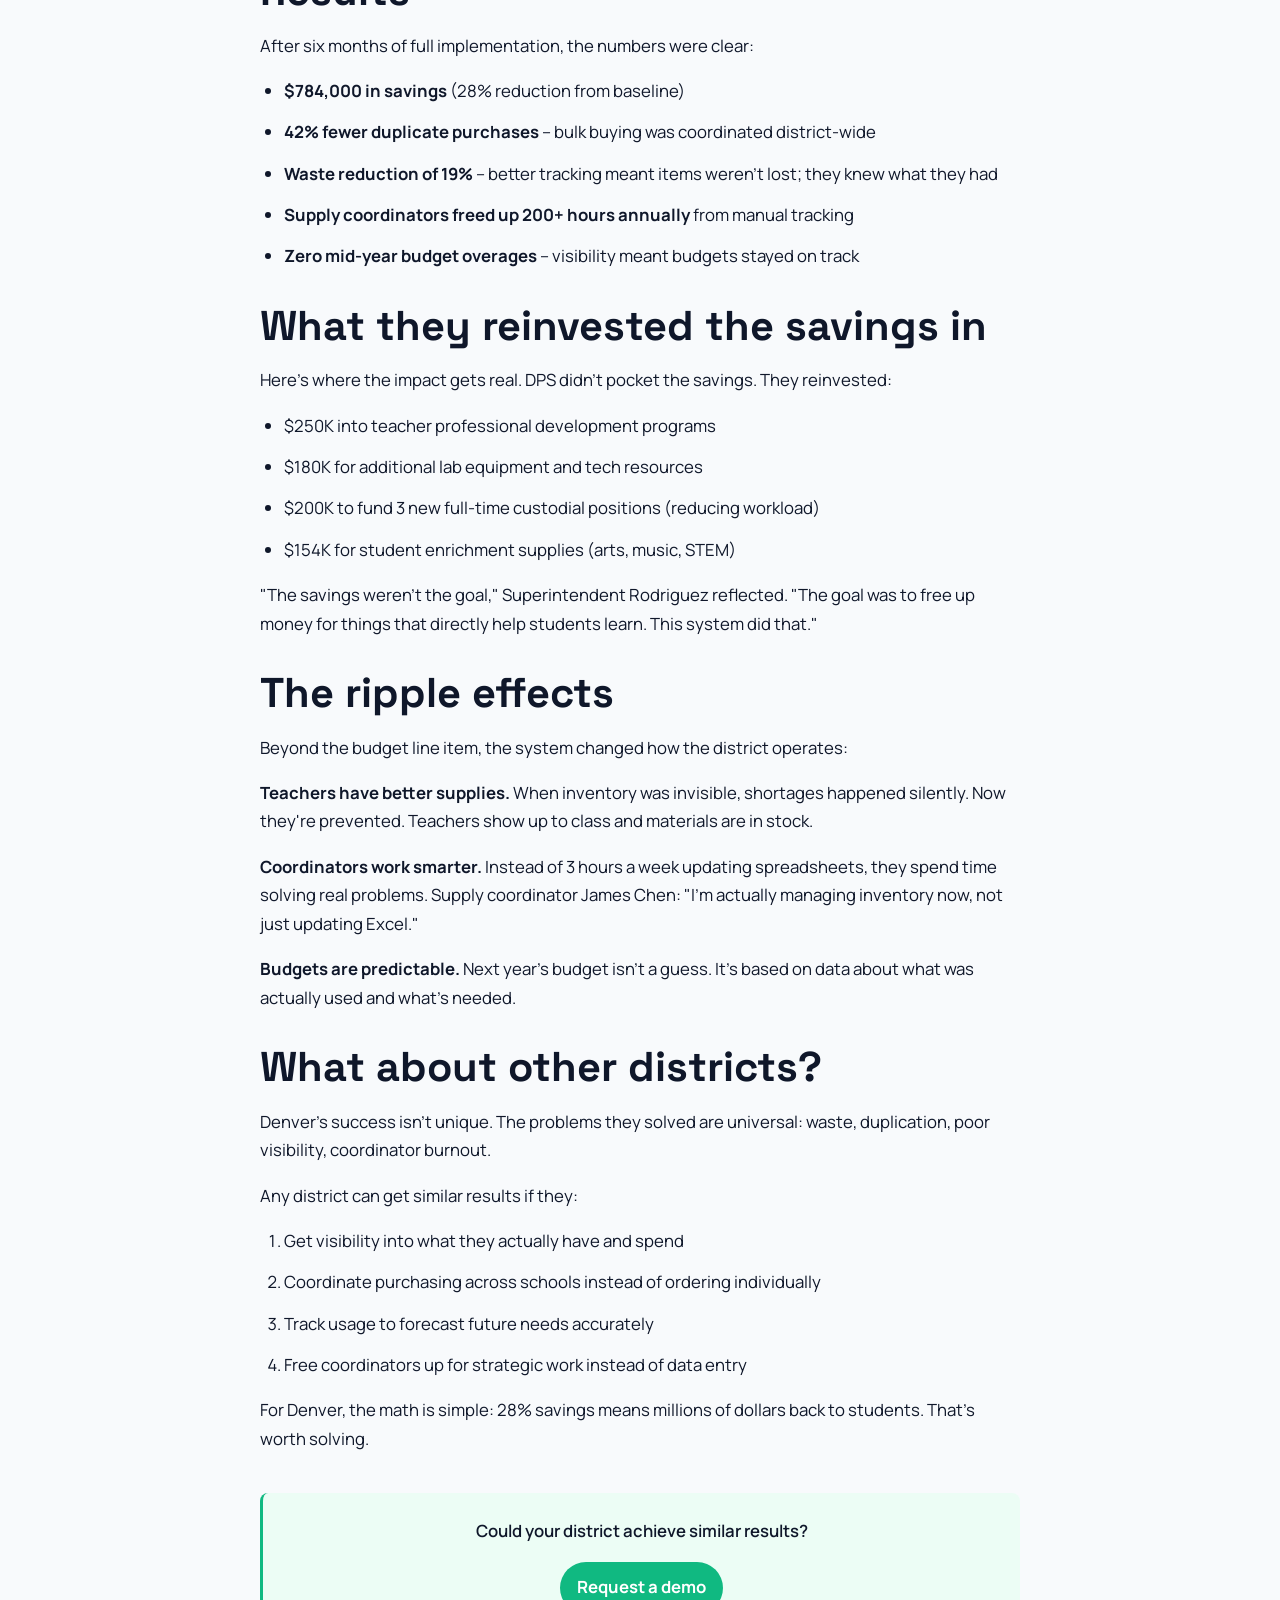
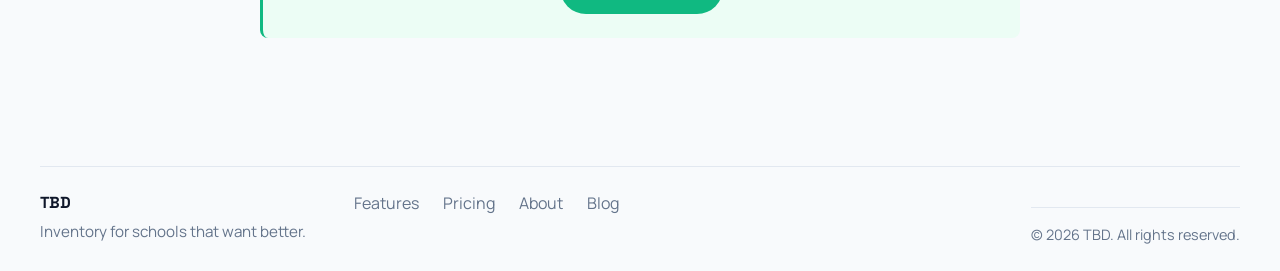
<file: blog/case-study-denver.html>
<!doctype html>
<html lang="en">
<head>
  <meta charset="UTF-8" />
  <meta name="viewport" content="width=device-width, initial-scale=1.0" />
  <title>How Denver Schools Cut Supply Costs by 28% | TBD Blog</title>
  <meta name="description" content="A real case study: how one school district eliminated waste, prevented duplicate purchases, and reinvested savings." />
  <link rel="preconnect" href="https://fonts.googleapis.com" />
  <link rel="preconnect" href="https://fonts.gstatic.com" crossorigin />
  <link
    href="https://fonts.googleapis.com/css2?family=Manrope:wght@400;500;700;800&family=Space+Grotesk:wght@500;700&display=swap"
    rel="stylesheet"
  />
  <link rel="stylesheet" href="/styles.css" />
</head>
<body>
  <div class="site-bg" aria-hidden="true"></div>

  <header class="topbar container">
    <a class="brand" href="/" aria-label="TBD home">
      <span class="brand-dot"></span>
      <span class="brand-name">TBD</span>
    </a>
    <nav class="topnav" aria-label="Primary navigation">
      <a href="/features.html">Features</a>
      <a href="/pricing.html">Pricing</a>
      <a href="/integrations.html">Integrations</a>
      <a href="/about.html">About</a>
    </nav>
    <div class="top-actions">
      <a class="btn btn-ghost" href="/demo.html">Demo</a>
      <a class="btn btn-solid" href="/#cta">Get Started</a>
    </div>
  </header>

  <main class="blog-post-main">
    <article class="blog-post container reveal">
      <div class="blog-post-header">
        <p class="eyebrow">CASE STUDY</p>
        <h1>How Denver Schools Cut Supply Costs by 28%</h1>
        <p class="blog-byline">A real district, real savings, real impact</p>
        <div class="blog-post-meta">
          <span>Mar 14, 2026</span>
          <span>•</span>
          <span>7 min read</span>
        </div>
      </div>

      <div class="blog-post-content">
        <p>
          Denver Public Schools manages 67 schools across primary, middle, and high school grades. 
          Operating budgets are tight. Superintendent Maria Rodriguez knew they weren't managing inventory well.
        </p>

        <p>
          "We had supply budgets spread across schools, but no visibility into what was actually being spent," she told us recently.
        </p>

        <p>
          The result? Inefficiency. Duplicate purchases. Waste. Last year, DPS spent $2.8M on supplies district-wide. 
          She suspected they could do better.
        </p>

        <h2>The challenge</h2>
        <p>
          Each school managed its own supplies independently. They used spreadsheets, emails, and handshake agreements to coordinate. 
          When art supplies ran low at Lincoln High, they'd order instead of checking if they had stock at Washington Middle 5 miles away.
        </p>

        <p>
          Key problems:
        </p>

        <ul class="blog-list">
          <li>No visibility across district: "Do we have those safety goggles in stock anywhere?"</li>
          <li>No bulk purchasing discounts: Schools ordered individually instead of collectively</li>
          <li>Duplicate spending: Different schools buying the same items at different prices</li>
          <li>Waste & loss: No tracking meant lost items never got replaced efficiently</li>
          <li>Budget surprises: Overages discovered mid-year instead of prevented</li>
        </ul>

        <h2>The solution</h2>
        <p>
          DPS implemented a centralized inventory system with real-time visibility across all 67 schools. 
          Each location could see not just their own inventory, but stock at every other school.
        </p>

        <p>Key changes:</p>

        <ul class="blog-list">
          <li><strong>Centralized visibility:</strong> Supply coordinators could search district-wide: "I need 100 lab notebooks. Do we have them?"</li>
          <li><strong>Smart reordering:</strong> System flagged when items were low across the district, prompting bulk buys instead of 67 individual orders</li>
          <li><strong>Transfer instead of order:</strong> If one school had excess while another was short, staff could initiate transfers instead of new purchases</li>
          <li><strong>Spend tracking:</strong> Real-time dashboards showed which categories schools were overspending in, informing next year's budgets</li>
        </ul>

        <h2>Results</h2>
        <p>After six months of full implementation, the numbers were clear:</p>

        <ul class="blog-list">
          <li><strong>$784,000 in savings</strong> (28% reduction from baseline)</li>
          <li><strong>42% fewer duplicate purchases</strong> – bulk buying was coordinated district-wide</li>
          <li><strong>Waste reduction of 19%</strong> – better tracking meant items weren't lost; they knew what they had</li>
          <li><strong>Supply coordinators freed up 200+ hours annually</strong> from manual tracking</li>
          <li><strong>Zero mid-year budget overages</strong> – visibility meant budgets stayed on track</li>
        </ul>

        <h2>What they reinvested the savings in</h2>
        <p>
          Here's where the impact gets real. DPS didn't pocket the savings. They reinvested:
        </p>

        <ul class="blog-list">
          <li>$250K into teacher professional development programs</li>
          <li>$180K for additional lab equipment and tech resources</li>
          <li>$200K to fund 3 new full-time custodial positions (reducing workload)</li>
          <li>$154K for student enrichment supplies (arts, music, STEM)</li>
        </ul>

        <p>
          "The savings weren't the goal," Superintendent Rodriguez reflected. "The goal was to free up money for things that directly help students learn. 
          This system did that."
        </p>

        <h2>The ripple effects</h2>
        <p>
          Beyond the budget line item, the system changed how the district operates:
        </p>

        <p>
          <strong>Teachers have better supplies.</strong> When inventory was invisible, shortages happened silently. Now they're prevented. 
          Teachers show up to class and materials are in stock.
        </p>

        <p>
          <strong>Coordinators work smarter.</strong> Instead of 3 hours a week updating spreadsheets, they spend time solving real problems. 
          Supply coordinator James Chen: "I'm actually managing inventory now, not just updating Excel."
        </p>

        <p>
          <strong>Budgets are predictable.</strong> Next year's budget isn't a guess. It's based on data about what was actually used and what's needed.
        </p>

        <h2>What about other districts?</h2>
        <p>
          Denver's success isn't unique. The problems they solved are universal: waste, duplication, poor visibility, coordinator burnout.
        </p>

        <p>
          Any district can get similar results if they:
        </p>

        <ol class="blog-list">
          <li>Get visibility into what they actually have and spend</li>
          <li>Coordinate purchasing across schools instead of ordering individually</li>
          <li>Track usage to forecast future needs accurately</li>
          <li>Free coordinators up for strategic work instead of data entry</li>
        </ol>

        <p>
          For Denver, the math is simple: 28% savings means millions of dollars back to students. That's worth solving.
        </p>

        <div class="blog-cta">
          <p>Could your district achieve similar results?</p>
          <a class="btn btn-solid" href="/demo.html">Request a demo</a>
        </div>
      </div>
    </article>
  </main>

  <footer class="footer container">
    <div class="footer-content">
      <div>
        <p class="footer-brand">TBD</p>
        <p class="footer-tagline">Inventory for schools that want better.</p>
      </div>
      <nav class="footer-nav">
        <a href="/features.html">Features</a>
        <a href="/pricing.html">Pricing</a>
        <a href="/about.html">About</a>
        <a href="/blog.html">Blog</a>
      </nav>
    </div>
    <p class="footer-legal">&copy; 2026 TBD. All rights reserved.</p>
  </footer>

  <script src="/script.js"></script>
</body>
</html>
</file>
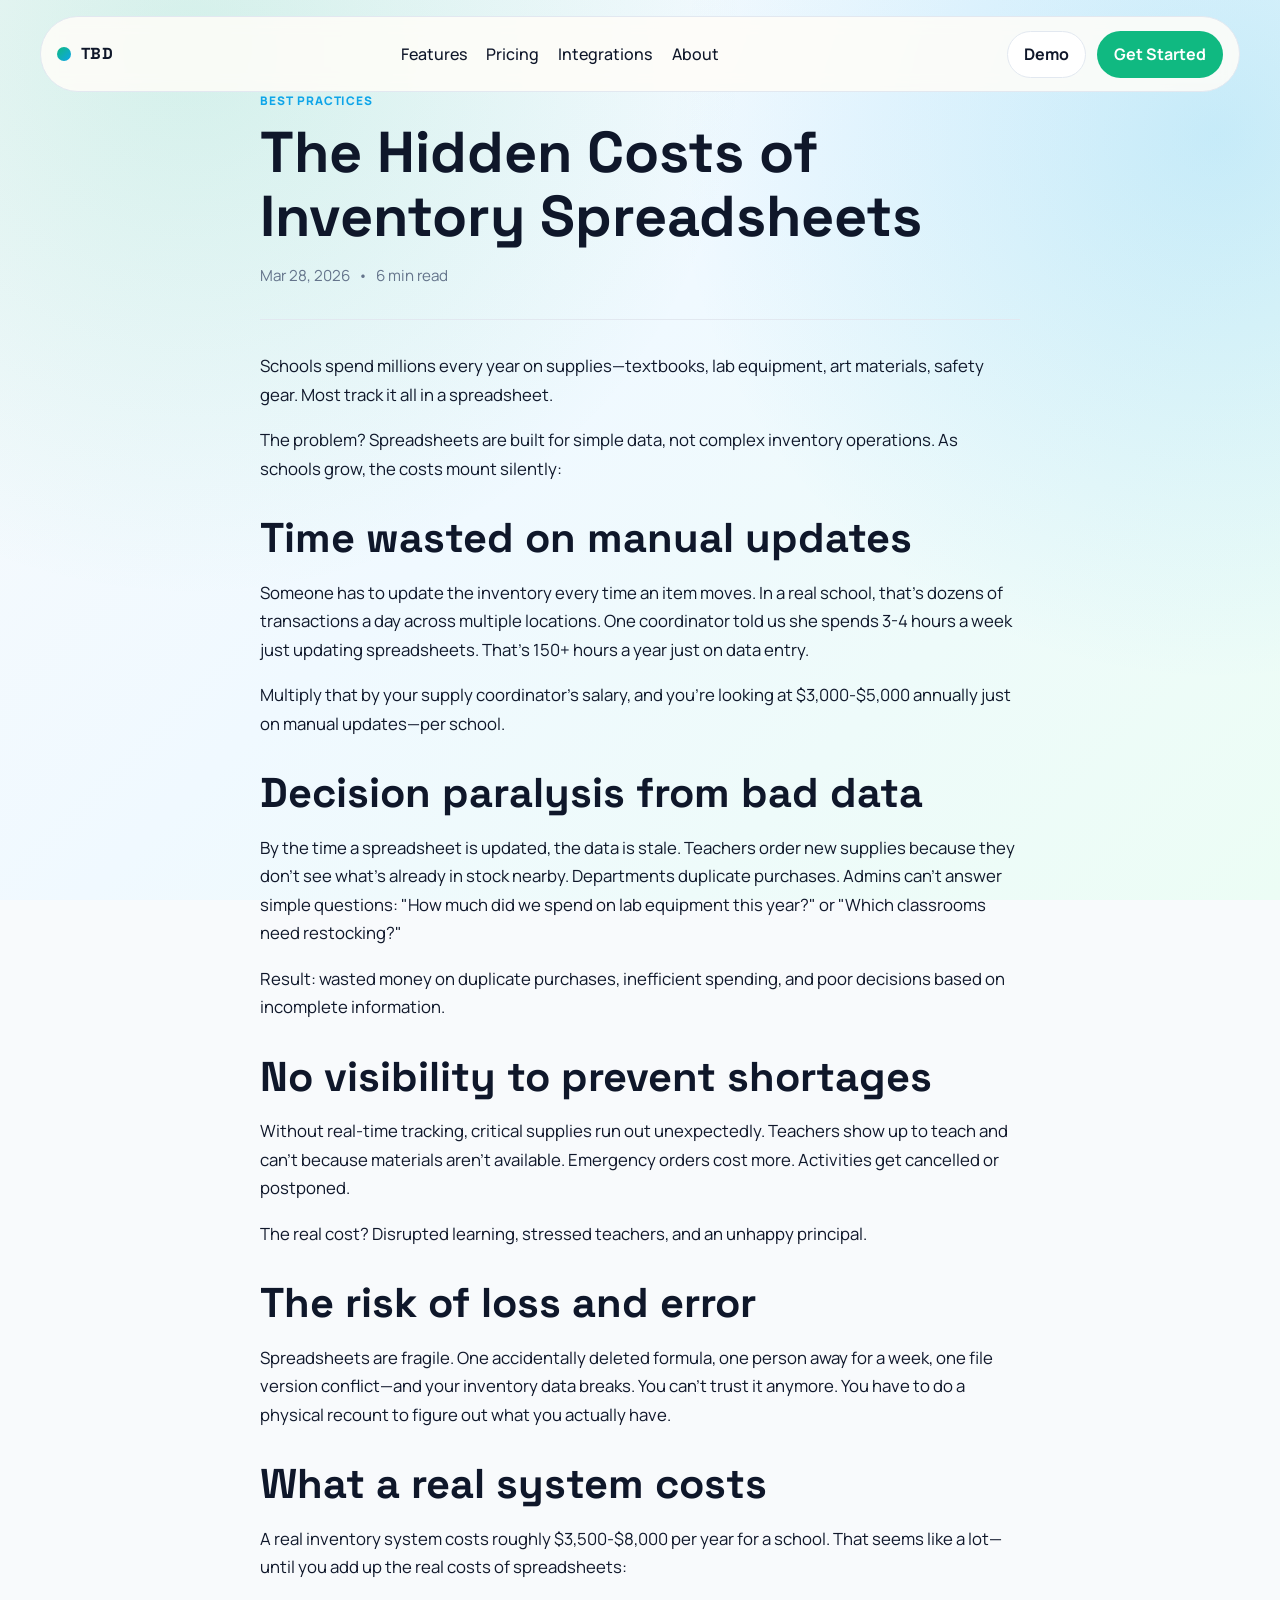
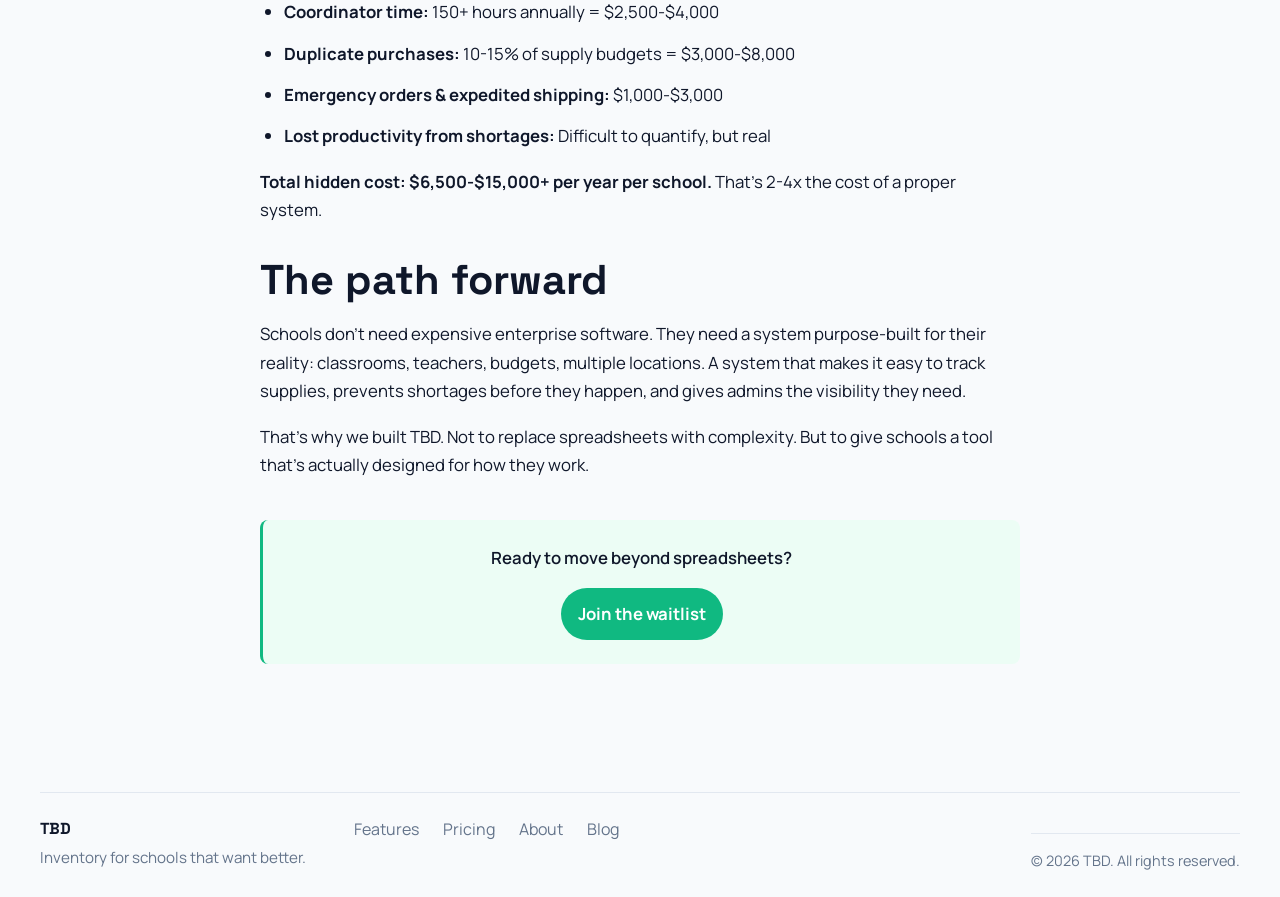
<file: blog/spreadsheet-to-system.html>
<!doctype html>
<html lang="en">
<head>
  <meta charset="UTF-8" />
  <meta name="viewport" content="width=device-width, initial-scale=1.0" />
  <title>The Hidden Costs of Inventory Spreadsheets | TBD Blog</title>
  <meta name="description" content="Why spreadsheets break down for school inventory management and what it's costing you every year." />
  <link rel="preconnect" href="https://fonts.googleapis.com" />
  <link rel="preconnect" href="https://fonts.gstatic.com" crossorigin />
  <link
    href="https://fonts.googleapis.com/css2?family=Manrope:wght@400;500;700;800&family=Space+Grotesk:wght@500;700&display=swap"
    rel="stylesheet"
  />
  <link rel="stylesheet" href="/styles.css" />
</head>
<body>
  <div class="site-bg" aria-hidden="true"></div>

  <header class="topbar container">
    <a class="brand" href="/" aria-label="TBD home">
      <span class="brand-dot"></span>
      <span class="brand-name">TBD</span>
    </a>
    <nav class="topnav" aria-label="Primary navigation">
      <a href="/features.html">Features</a>
      <a href="/pricing.html">Pricing</a>
      <a href="/integrations.html">Integrations</a>
      <a href="/about.html">About</a>
    </nav>
    <div class="top-actions">
      <a class="btn btn-ghost" href="/demo.html">Demo</a>
      <a class="btn btn-solid" href="/#cta">Get Started</a>
    </div>
  </header>

  <main class="blog-post-main">
    <article class="blog-post container reveal">
      <div class="blog-post-header">
        <p class="eyebrow">BEST PRACTICES</p>
        <h1>The Hidden Costs of Inventory Spreadsheets</h1>
        <div class="blog-post-meta">
          <span>Mar 28, 2026</span>
          <span>•</span>
          <span>6 min read</span>
        </div>
      </div>

      <div class="blog-post-content">
        <p>
          Schools spend millions every year on supplies—textbooks, lab equipment, art materials, safety gear. Most track it all in a spreadsheet.
        </p>

        <p>
          The problem? Spreadsheets are built for simple data, not complex inventory operations. As schools grow, the costs mount silently:
        </p>

        <h2>Time wasted on manual updates</h2>
        <p>
          Someone has to update the inventory every time an item moves. In a real school, that's dozens of transactions a day across multiple locations. 
          One coordinator told us she spends 3-4 hours a week just updating spreadsheets. That's 150+ hours a year just on data entry.
        </p>

        <p>Multiply that by your supply coordinator's salary, and you're looking at $3,000-$5,000 annually just on manual updates—per school.</p>

        <h2>Decision paralysis from bad data</h2>
        <p>
          By the time a spreadsheet is updated, the data is stale. Teachers order new supplies because they don't see what's already in stock nearby. 
          Departments duplicate purchases. Admins can't answer simple questions: "How much did we spend on lab equipment this year?" or "Which classrooms need restocking?"
        </p>

        <p>Result: wasted money on duplicate purchases, inefficient spending, and poor decisions based on incomplete information.</p>

        <h2>No visibility to prevent shortages</h2>
        <p>
          Without real-time tracking, critical supplies run out unexpectedly. Teachers show up to teach and can't because materials aren't available. 
          Emergency orders cost more. Activities get cancelled or postponed.
        </p>

        <p>The real cost? Disrupted learning, stressed teachers, and an unhappy principal.</p>

        <h2>The risk of loss and error</h2>
        <p>
          Spreadsheets are fragile. One accidentally deleted formula, one person away for a week, one file version conflict—and your inventory data breaks. 
          You can't trust it anymore. You have to do a physical recount to figure out what you actually have.
        </p>

        <h2>What a real system costs</h2>
        <p>
          A real inventory system costs roughly $3,500-$8,000 per year for a school. That seems like a lot—until you add up the real costs of spreadsheets:
        </p>

        <ul class="blog-list">
          <li><strong>Coordinator time:</strong> 150+ hours annually = $2,500-$4,000</li>
          <li><strong>Duplicate purchases:</strong> 10-15% of supply budgets = $3,000-$8,000</li>
          <li><strong>Emergency orders & expedited shipping:</strong> $1,000-$3,000</li>
          <li><strong>Lost productivity from shortages:</strong> Difficult to quantify, but real</li>
        </ul>

        <p>
          <strong>Total hidden cost: $6,500-$15,000+ per year per school.</strong> That's 2-4x the cost of a proper system.
        </p>

        <h2>The path forward</h2>
        <p>
          Schools don't need expensive enterprise software. They need a system purpose-built for their reality: classrooms, teachers, budgets, multiple locations.
          A system that makes it easy to track supplies, prevents shortages before they happen, and gives admins the visibility they need.
        </p>

        <p>
          That's why we built TBD. Not to replace spreadsheets with complexity. But to give schools a tool that's actually designed for how they work.
        </p>

        <div class="blog-cta">
          <p>Ready to move beyond spreadsheets?</p>
          <a class="btn btn-solid" href="/#cta">Join the waitlist</a>
        </div>
      </div>
    </article>
  </main>

  <footer class="footer container">
    <div class="footer-content">
      <div>
        <p class="footer-brand">TBD</p>
        <p class="footer-tagline">Inventory for schools that want better.</p>
      </div>
      <nav class="footer-nav">
        <a href="/features.html">Features</a>
        <a href="/pricing.html">Pricing</a>
        <a href="/about.html">About</a>
        <a href="/blog.html">Blog</a>
      </nav>
    </div>
    <p class="footer-legal">&copy; 2026 TBD. All rights reserved.</p>
  </footer>

  <script src="/script.js"></script>
</body>
</html>
</file>
<file: styles.css>
:root {
  --primary-green: #10b981;
  --primary-green-dark: #059669;
  --primary-blue: #0ea5e9;
  --primary-blue-dark: #0284c7;
  --accent-cyan: #06b6d4;
  --ink: #0f172a;
  --muted: #64748b;
  --line: #e2e8f0;
  --bg: #f8fafc;
  --surface: #ffffff;
  --shadow: 0 20px 50px rgba(15, 23, 42, 0.12);
  --shadow-lg: 0 25px 60px rgba(15, 23, 42, 0.15);
  --radius: 16px;
  --max: 1200px;
}

* {
  box-sizing: border-box;
}

html,
body {
  margin: 0;
  padding: 0;
}

body {
  font-family: "Manrope", sans-serif;
  color: var(--ink);
  background: var(--bg);
  min-height: 100vh;
  line-height: 1.5;
}

.site-bg {
  position: fixed;
  inset: 0;
  z-index: -1;
  background:
    radial-gradient(circle at 15% 5%, rgba(16, 185, 129, 0.15), transparent 40%),
    radial-gradient(circle at 95% 15%, rgba(14, 165, 233, 0.18), transparent 38%),
    linear-gradient(135deg, #f8fafc 0%, #f0f9ff 45%, #ecfdf5 100%);
}

.container {
  width: min(100% - 2.2rem, var(--max));
  margin-inline: auto;
}

.topbar {
  position: sticky;
  top: 1rem;
  z-index: 9;
  margin-top: 1rem;
  padding: 0.85rem 1rem;
  border: 1px solid var(--line);
  border-radius: 999px;
  background: rgba(255, 253, 248, 0.85);
  backdrop-filter: blur(8px);
  display: grid;
  grid-template-columns: auto 1fr auto;
  align-items: center;
  gap: 1rem;
}

.brand {
  text-decoration: none;
  color: var(--ink);
  display: inline-flex;
  align-items: center;
  gap: 0.6rem;
}

.brand-dot {
  width: 0.9rem;
  height: 0.9rem;
  border-radius: 50%;
  background: linear-gradient(135deg, var(--primary-green), var(--primary-blue));
}

.brand-name {
  font-family: "Space Grotesk", sans-serif;
  font-weight: 700;
  letter-spacing: 0.02em;
}

.topnav {
  justify-self: center;
  display: flex;
  gap: 1.2rem;
}

.topnav a,
.mobile-nav a {
  text-decoration: none;
  color: var(--ink);
  font-weight: 500;
}

.top-actions {
  display: flex;
  gap: 0.7rem;
}

.menu-toggle {
  display: none;
  border: 1px solid var(--line);
  background: #ffffff;
  border-radius: 999px;
  padding: 0.5rem 0.9rem;
  font-weight: 700;
}

.mobile-nav {
  display: none;
  border: 1px solid var(--line);
  border-radius: 16px;
  background: var(--surface);
  padding: 1rem;
  margin-top: 0.8rem;
  box-shadow: var(--shadow);
  gap: 0.75rem;
}

.btn {
  border-radius: 999px;
  padding: 0.66rem 1rem;
  border: 1px solid transparent;
  text-decoration: none;
  display: inline-flex;
  justify-content: center;
  align-items: center;
  font-weight: 700;
  transition: transform 0.2s ease, background-color 0.2s ease, color 0.2s ease;
}

.btn:hover {
  transform: translateY(-1px);
}

.btn-solid {
  background: var(--primary-green);
  color: #ffffff;
}

.btn-solid:hover {
  background: var(--primary-green-dark);
}

.btn-ghost {
  border-color: var(--line);
  color: var(--ink);
  background: #ffffff;
}

.hero {
  margin-top: 4.2rem;
  display: grid;
  gap: 2rem;
  grid-template-columns: 1.15fr 0.85fr;
  align-items: center;
}

.eyebrow {
  margin: 0;
  color: var(--primary-blue);
  letter-spacing: 0.08em;
  font-size: 0.74rem;
  font-weight: 800;
}

h1,
h2,
h3 {
  font-family: "Space Grotesk", sans-serif;
  line-height: 1.12;
}

h1 {
  margin: 0.6rem 0 1rem;
  font-size: clamp(2rem, 5vw, 3.6rem);
}

h2 {
  margin: 0.5rem 0 0;
  font-size: clamp(1.6rem, 4vw, 2.6rem);
}

.lead {
  font-size: clamp(1rem, 1.9vw, 1.2rem);
  max-width: 62ch;
  color: var(--muted);
}

.hero-actions {
  display: flex;
  flex-wrap: wrap;
  gap: 0.8rem;
  margin: 1.3rem 0 1rem;
}

.micro-list {
  padding-left: 1rem;
  margin: 0;
  color: var(--muted);
}

.hero-panel {
  background: var(--surface);
  border: 1px solid var(--line);
  border-radius: var(--radius);
  padding: 1.2rem;
  box-shadow: var(--shadow);
}

.panel-title {
  margin-top: 0;
  font-weight: 700;
}

.metric-row {
  display: grid;
  grid-template-columns: 1fr 1fr;
  gap: 1rem;
}

.metric-label {
  margin: 0;
  color: var(--muted);
  font-size: 0.9rem;
}

.metric-value {
  margin: 0;
  font-size: 2rem;
  font-weight: 800;
}

.panel-bars {
  margin: 1.1rem 0;
  display: grid;
  grid-template-columns: repeat(7, 1fr);
  gap: 0.45rem;
  align-items: end;
  min-height: 108px;
}

.panel-bars span {
  display: block;
  width: 100%;
  height: var(--fill);
  border-radius: 10px;
  background: linear-gradient(180deg, var(--primary-blue), var(--primary-green));
  animation: rise 1.1s ease both;
}

.panel-foot {
  margin: 0;
  color: var(--muted);
}

.stats {
  margin-top: 2.4rem;
  display: grid;
  grid-template-columns: repeat(4, 1fr);
  gap: 1rem;
}

.stats article {
  background: var(--surface);
  border: 1px solid var(--line);
  border-radius: 14px;
  padding: 0.95rem;
}

.stat-value {
  margin: 0;
  font-size: 1.95rem;
  font-weight: 800;
}

.stat-label {
  margin: 0.3rem 0 0;
  color: var(--muted);
}

.features,
.workflow,
.pricing,
.faq,
.cta {
  margin-top: 4.8rem;
}

.section-head {
  max-width: 760px;
}

.feature-grid {
  margin-top: 1.3rem;
  display: grid;
  grid-template-columns: repeat(2, 1fr);
  gap: 1rem;
}

.feature-card {
  background: var(--surface);
  border: 1px solid var(--line);
  border-radius: var(--radius);
  padding: 1.2rem;
}

.feature-card p {
  color: var(--muted);
  margin-bottom: 0;
}

.workflow-list {
  margin: 1.5rem 0 0;
  padding-left: 1.2rem;
  display: grid;
  grid-template-columns: repeat(2, 1fr);
  gap: 1rem 2rem;
}

.workflow-list p {
  margin: 0.4rem 0 0;
  color: var(--muted);
}

.testimonials {
  margin-top: 4.8rem;
  display: grid;
  grid-template-columns: repeat(2, 1fr);
  gap: 1rem;
}

.testimonials article {
  border: 1px solid var(--line);
  border-radius: var(--radius);
  padding: 1rem 1.1rem;
  background: #fffefb;
}

.testimonials p {
  margin-top: 0;
}

.testimonials span {
  color: var(--muted);
}

.billing-toggle {
  margin-top: 1.3rem;
  display: inline-flex;
  border: 1px solid var(--line);
  border-radius: 999px;
  padding: 0.2rem;
  background: #ffffff;
}

.billing-toggle button {
  border: 0;
  border-radius: 999px;
  padding: 0.52rem 0.9rem;
  background: transparent;
  font-weight: 700;
  cursor: pointer;
}

.billing-toggle button.is-active {
  background: var(--ink);
  color: #f7f5ef;
}

.price-cards {
  margin-top: 1rem;
  display: grid;
  grid-template-columns: repeat(3, 1fr);
  gap: 1rem;
}

.price-card {
  position: relative;
  border: 1px solid var(--line);
  border-radius: var(--radius);
  background: var(--surface);
  padding: 1.1rem;
}

.price-card.featured {
  border-color: var(--primary-green);
  box-shadow: var(--shadow-lg);
  background: linear-gradient(135deg, #f0fdf4 0%, #f0f9ff 100%);
}

.badge {
  display: inline-block;
  border-radius: 999px;
  background: #ecfdf5;
  color: var(--primary-green-dark);
  font-size: 0.8rem;
  font-weight: 800;
  padding: 0.2rem 0.6rem;
}

.price {
  font-size: 1.95rem;
  margin: 0.3rem 0 0.7rem;
  font-weight: 800;
}

.price span {
  font-family: "Space Grotesk", sans-serif;
}

.price-card ul {
  margin: 0 0 1rem;
  color: var(--muted);
  padding-left: 1.2rem;
}

.faq details {
  border: 1px solid var(--line);
  border-radius: 14px;
  background: var(--surface);
  padding: 0.9rem 1rem;
  margin-top: 0.85rem;
}

.faq summary {
  cursor: pointer;
  font-weight: 700;
}

.faq p {
  color: var(--muted);
  margin-bottom: 0;
}

.cta {
  border: 1px solid var(--line);
  border-radius: calc(var(--radius) + 4px);
  background: linear-gradient(120deg, #fffdf7 0%, #eef8f6 100%);
  padding: 1.5rem;
  display: grid;
  grid-template-columns: 1.2fr 0.8fr;
  gap: 1rem;
  align-items: center;
}

.cta-form {
  display: grid;
  gap: 0.6rem;
}

.cta-form input {
  border: 1px solid var(--line);
  border-radius: 12px;
  padding: 0.7rem 0.8rem;
  font: inherit;
}

.sr-only {
  position: absolute;
  width: 1px;
  height: 1px;
  padding: 0;
  margin: -1px;
  overflow: hidden;
  clip: rect(0, 0, 0, 0);
  border: 0;
}

.footer {
  margin: 3.2rem auto 1.6rem;
  display: flex;
  justify-content: space-between;
  color: var(--muted);
  border-top: 1px solid var(--line);
  padding-top: 1.5rem;
}

.footer-content {
  display: grid;
  grid-template-columns: auto auto;
  gap: 3rem;
  align-items: start;
}

.footer-brand {
  font-family: "Space Grotesk", sans-serif;
  font-weight: 700;
  margin: 0 0 0.4rem;
  color: var(--ink);
}

.footer-tagline {
  margin: 0;
  color: var(--muted);
  font-size: 0.95rem;
}

.footer-nav {
  display: flex;
  gap: 1.5rem;
}

.footer-nav a {
  text-decoration: none;
  color: var(--muted);
  transition: color 0.2s ease;
}

.footer-nav a:hover {
  color: var(--primary-green);
}

.footer-legal {
  margin: 1rem 0 0;
  padding-top: 1rem;
  border-top: 1px solid var(--line);
  color: var(--muted);
  font-size: 0.9rem;
}

.cta-link-group {
  margin-top: 1.5rem;
}

.link-arrow {
  text-decoration: none;
  color: var(--primary-green);
  font-weight: 700;
  display: inline-flex;
  align-items: center;
  gap: 0.3rem;
  transition: gap 0.2s ease;
}

.link-arrow:hover {
  gap: 0.6rem;
}

.logo-grid {
  margin-top: 1.3rem;
  display: grid;
  grid-template-columns: repeat(6, 1fr);
  gap: 1rem;
}

.logo-item {
  border: 1px solid var(--line);
  border-radius: 12px;
  padding: 1rem;
  text-align: center;
  color: var(--muted);
  font-weight: 600;
  background: #ffffff;
  transition: all 0.2s ease;
}

.logo-item:hover {
  border-color: var(--primary-green);
  color: var(--primary-green);
  box-shadow: var(--shadow);
}

.integrations-preview {
  margin-top: 4.8rem;
}

.pricing-note {
  margin-top: 1rem;
  text-align: center;
  color: var(--muted);
  font-size: 0.95rem;
}

.form-note {
  margin: 0.5rem 0 0;
  color: var(--muted);
  font-size: 0.85rem;
}

.hero-slim {
  margin-top: 3.2rem;
  margin-bottom: 2.4rem;
}

.hero-slim > div {
  max-width: 760px;
}

.featured-feature {
  margin-bottom: 4.8rem;
}

.feature-showcase {
  display: grid;
  grid-template-columns: 1fr 1fr;
  gap: 2rem;
  align-items: center;
}

.showcase-content h2 {
  margin-top: 0;
}

.feature-details {
  margin: 1rem 0 0;
  padding-left: 1.2rem;
  color: var(--muted);
}

.showcase-visual {
  display: flex;
  align-items: center;
  justify-content: center;
}

.mock-interface {
  background: var(--surface);
  border: 1px solid var(--line);
  border-radius: 12px;
  overflow: hidden;
  box-shadow: var(--shadow);
  width: 100%;
  max-width: 380px;
}

.mock-header {
  background: linear-gradient(135deg, var(--primary-green), var(--primary-blue));
  color: white;
  padding: 1rem;
  font-weight: 700;
}

.mock-content {
  padding: 1rem;
}

.mock-stat {
  padding: 0.75rem;
  margin-bottom: 0.5rem;
  border-radius: 8px;
  background: #f8fafc;
  border-left: 3px solid var(--primary-green);
  font-size: 0.95rem;
}

.mock-stat.warning {
  border-left-color: #f97316;
  background: #fef3c7;
}

.features-grid-large {
  margin-bottom: 4.8rem;
  display: grid;
  grid-template-columns: repeat(2, 1fr);
  gap: 1.5rem;
}

.feature-large-card {
  border: 1px solid var(--line);
  border-radius: 16px;
  padding: 1.5rem;
  background: var(--surface);
  transition: all 0.2s ease;
}

.feature-large-card:hover {
  border-color: var(--primary-green);
  box-shadow: var(--shadow);
}

.feature-large-card h3 {
  margin-top: 0;
  color: var(--primary-green);
}

.comparison {
  margin-bottom: 4.8rem;
}

.comparison-table {
  width: 100%;
  background: var(--surface);
  border: 1px solid var(--line);
  border-radius: 12px;
  overflow: hidden;
  margin-top: 1.5rem;
}

.comparison-table thead {
  background: linear-gradient(135deg, #ecfdf5 0%, #ecfdf5 100%);
  border-bottom: 1px solid var(--line);
}

.comparison-table th {
  padding: 1rem;
  text-align: left;
  font-weight: 700;
  color: var(--primary-green-dark);
}

.comparison-table td {
  padding: 1rem;
  border-bottom: 1px solid var(--line);
}

.comparison-table tbody tr:last-child td {
  border-bottom: none;
}

.use-cases {
  margin-bottom: 4.8rem;
}

.use-cases-grid {
  display: grid;
  grid-template-columns: repeat(3, 1fr);
  gap: 1rem;
  margin-top: 1.5rem;
}

.use-case-card {
  border: 1px solid var(--line);
  border-radius: 12px;
  padding: 1.2rem;
  background: var(--surface);
}

.use-case-card h3 {
  margin-top: 0;
  color: var(--primary-blue);
}

.cta-actions {
  display: flex;
  gap: 0.8rem;
}

.section-head {
  margin-bottom: 1.5rem;
}

.integrations-grid-featured {
  display: grid;
  grid-template-columns: repeat(3, 1fr);
  gap: 1rem;
  margin-top: 1.5rem;
}

.integration-card-featured {
  border: 1px solid var(--line);
  border-radius: 16px;
  padding: 1.5rem;
  background: var(--surface);
  transition: all 0.2s ease;
}

.integration-card-featured:hover {
  border-color: var(--primary-green);
  box-shadow: var(--shadow);
}

.integration-header {
  display: flex;
  justify-content: space-between;
  align-items: center;
  margin-bottom: 0.8rem;
}

.integration-header h3 {
  margin: 0;
}

.status-badge {
  display: inline-block;
  padding: 0.3rem 0.7rem;
  background: #dbeafe;
  color: var(--primary-blue-dark);
  border-radius: 999px;
  font-size: 0.75rem;
  font-weight: 700;
}

.status-badge:has-text("Coming Soon") {
  background: #fef3c7;
  color: #b45309;
}

.integration-features {
  margin: 1rem 0 0;
  padding-left: 1.2rem;
  color: var(--muted);
  font-size: 0.95rem;
}

.category-grid {
  display: grid;
  grid-template-columns: repeat(4, 1fr);
  gap: 1.5rem;
  margin-top: 1.5rem;
}

.integration-category {
  border: 1px solid var(--line);
  border-radius: 12px;
  padding: 1.2rem;
  background: var(--surface);
}

.integration-category h3 {
  margin-top: 0;
  font-size: 1rem;
}

.integration-category ul {
  margin: 0;
  padding-left: 1rem;
  color: var(--muted);
}

.api-content {
  display: grid;
  grid-template-columns: 1fr 1fr;
  gap: 2rem;
  margin-top: 1.5rem;
}

.api-content h3 {
  color: var(--primary-green);
  margin-top: 0;
}

.api-note {
  margin-top: 1rem;
  padding: 0.8rem 1rem;
  background: #ecfdf5;
  border-left: 3px solid var(--primary-green);
  border-radius: 8px;
  color: var(--primary-green-dark);
  font-size: 0.9rem;
}

.pricing-full {
  margin-bottom: 2rem;
}

.card-subtitle {
  margin: 0.2rem 0 0;
  color: var(--muted);
  font-size: 0.95rem;
}

.full-comparison-table {
  width: 100%;
  background: var(--surface);
  border: 1px solid var(--line);
  border-radius: 12px;
  overflow: hidden;
  margin-top: 1.5rem;
}

.full-comparison-table thead {
  background: linear-gradient(135deg, #ecfdf5 0%, #ecfdf5 100%);
  border-bottom: 1px solid var(--line);
}

.full-comparison-table th {
  padding: 1rem;
  text-align: left;
  font-weight: 700;
  color: var(--primary-green-dark);
}

.full-comparison-table td {
  padding: 1rem;
  border-bottom: 1px solid var(--line);
}

.full-comparison-table tbody tr:last-child td {
  border-bottom: none;
}

.pricing-section {
  margin-bottom: 4.8rem;
}

.faq-pricing {
  margin-bottom: 4.8rem;
}

.faq-pricing details {
  margin-top: 0.85rem;
}

@media (max-width: 980px) {
  .integrations-grid-featured,
  .category-grid {
    grid-template-columns: 1fr 1fr;
  }

  .api-content {
    grid-template-columns: 1fr;
  }
}

@media (max-width: 720px) {
  .integrations-grid-featured,
  .category-grid,
  .features-grid-large,
  .use-cases-grid {
    grid-template-columns: 1fr;
  }

  .feature-showcase {
    grid-template-columns: 1fr;
  }
}

.active {
  font-weight: 700;
  color: var(--primary-green);
}

/* About Page Styles */
.mission-section {
  margin-bottom: 4.8rem;
}

.mission-grid {
  display: grid;
  grid-template-columns: 1fr 1fr;
  gap: 2rem;
}

.mission-grid h2 {
  margin-top: 0;
}

.values-grid {
  display: grid;
  grid-template-columns: repeat(2, 1fr);
  gap: 1rem;
  margin-top: 1.5rem;
}

.value-card {
  border: 1px solid var(--line);
  border-radius: 12px;
  padding: 1.2rem;
  background: var(--surface);
}

.value-card h3 {
  margin-top: 0;
  color: var(--primary-green);
}

.team-section {
  margin-bottom: 4.8rem;
}

.team-grid {
  display: grid;
  grid-template-columns: repeat(2, 1fr);
  gap: 1.5rem;
  margin-top: 1.5rem;
}

.team-card {
  border: 1px solid var(--line);
  border-radius: 12px;
  padding: 1.5rem;
  background: var(--surface);
  text-align: center;
}

.team-avatar {
  width: 80px;
  height: 80px;
  background: linear-gradient(135deg, var(--primary-green), var(--primary-blue));
  color: white;
  border-radius: 50%;
  display: flex;
  align-items: center;
  justify-content: center;
  font-size: 2rem;
  font-weight: 700;
  margin: 0 auto 1rem;
}

.team-card h3 {
  margin: 0;
}

.team-role {
  color: var(--primary-green);
  font-weight: 700;
  margin: 0.3rem 0 0;
}

.team-bio {
  color: var(--muted);
  margin: 0.8rem 0 0;
}

.press-section,
.investors-section {
  margin-bottom: 4.8rem;
}

.press-grid {
  display: grid;
  grid-template-columns: repeat(3, 1fr);
  gap: 1.5rem;
  margin-top: 1.5rem;
}

.press-card {
  border: 1px solid var(--line);
  border-radius: 12px;
  padding: 1.2rem;
  background: var(--surface);
}

.press-source {
  color: var(--primary-blue);
  font-weight: 700;
  margin: 0 0 0.5rem;
}

.press-headline {
  margin: 0;
  font-weight: 700;
  margin-bottom: 0.8rem;
}

.press-card a {
  color: var(--primary-green);
  text-decoration: none;
  font-weight: 700;
}

.press-card a:hover {
  text-decoration: underline;
}

.investors-note {
  color: var(--muted);
  margin-bottom: 1.5rem;
}

.investors-grid {
  display: grid;
  grid-template-columns: repeat(3, 1fr);
  gap: 1rem;
  margin-top: 1.5rem;
}

.investor-item {
  border: 1px solid var(--line);
  border-radius: 12px;
  padding: 1.5rem;
  text-align: center;
  background: var(--surface);
  font-weight: 600;
}

/* Demo Page Styles */
.demo-section {
  margin-bottom: 4.8rem;
  display: grid;
  grid-template-columns: 1fr 1fr;
  gap: 2rem;
  align-items: start;
}

.demo-video-container {
  min-height: 320px;
}

.video-placeholder {
  width: 100%;
  height: 320px;
  background: linear-gradient(135deg, #ecfdf5 0%, #dbeafe 100%);
  border: 2px dashed var(--primary-green);
  border-radius: 12px;
  display: flex;
  flex-direction: column;
  align-items: center;
  justify-content: center;
  text-align: center;
  color: var(--primary-green-dark);
  font-weight: 600;
}

.demo-form-container {
  border: 1px solid var(--line);
  border-radius: 16px;
  padding: 2rem;
  background: var(--surface);
  box-shadow: var(--shadow);
}

.demo-form-container h2 {
  margin-top: 0;
}

.demo-form {
  display: grid;
  gap: 1rem;
}

.form-group {
  display: flex;
  flex-direction: column;
}

.form-group label {
  margin-bottom: 0.4rem;
  font-weight: 700;
  color: var(--ink);
}

.form-group input,
.form-group select {
  border: 1px solid var(--line);
  border-radius: 8px;
  padding: 0.7rem;
  font-family: inherit;
  font-size: 1rem;
  transition: border-color 0.2s ease;
}

.form-group input:focus,
.form-group select:focus {
  outline: none;
  border-color: var(--primary-green);
  box-shadow: 0 0 0 2px rgba(16, 185, 129, 0.1);
}

.demo-highlights {
  margin-bottom: 4.8rem;
}

.highlights-grid {
  display: grid;
  grid-template-columns: repeat(3, 1fr);
  gap: 1rem;
  margin-top: 1.5rem;
}

.highlight-card {
  border: 1px solid var(--line);
  border-radius: 12px;
  padding: 1.2rem;
  background: var(--surface);
}

.highlight-card h3 {
  margin-top: 0;
  color: var(--primary-blue);
}

.faq-demo {
  margin-bottom: 4.8rem;
}

/* Blog Styles */
.blog-posts {
  margin-bottom: 4.8rem;
}

.blog-grid {
  display: grid;
  grid-template-columns: 1fr;
  gap: 2rem;
  margin-top: 1.5rem;
}

.blog-card {
  border: 1px solid var(--line);
  border-radius: 16px;
  padding: 2rem;
  background: var(--surface);
  transition: all 0.2s ease;
}

.blog-card:hover {
  border-color: var(--primary-green);
  box-shadow: var(--shadow);
}

.blog-header {
  display: flex;
  gap: 1rem;
  align-items: center;
  margin-bottom: 0.8rem;
}

.blog-date {
  color: var(--muted);
  font-size: 0.9rem;
}

.blog-category {
  display: inline-block;
  background: #dbeafe;
  color: var(--primary-blue-dark);
  padding: 0.2rem 0.6rem;
  border-radius: 999px;
  font-size: 0.75rem;
  font-weight: 700;
}

.blog-card h2 {
  margin: 0.5rem 0 0;
}

.blog-card h2 a {
  color: inherit;
  text-decoration: none;
}

.blog-card h2 a:hover {
  color: var(--primary-green);
}

.blog-meta {
  display: flex;
  gap: 1.5rem;
  align-items: center;
  margin-top: 1rem;
  color: var(--muted);
  font-size: 0.95rem;
}

.read-more {
  color: var(--primary-green);
  font-weight: 700;
  text-decoration: none;
}

.read-more:hover {
  text-decoration: underline;
}

.blog-newsletter {
  margin-bottom: 4.8rem;
  background: linear-gradient(135deg, #ecfdf5 0%, #dbeafe 100%);
  border-radius: 16px;
  padding: 2.5rem;
}

.newsletter-content {
  display: grid;
  grid-template-columns: 1fr 1fr;
  gap: 2rem;
  align-items: center;
}

.newsletter-content h2 {
  margin-top: 0;
}

.newsletter-form {
  display: grid;
  grid-template-columns: 1fr auto;
  gap: 0.6rem;
}

.newsletter-form input {
  border: 1px solid var(--line);
  border-radius: 8px;
  padding: 0.8rem;
  font-family: inherit;
}

/* Blog Post Page */
.blog-post-main {
  padding-bottom: 4.8rem;
}

.blog-post {
  max-width: 760px;
  margin-left: auto;
  margin-right: auto;
}

.blog-post-header {
  margin-bottom: 2rem;
  padding-bottom: 2rem;
  border-bottom: 1px solid var(--line);
}

.blog-post-header h1 {
  margin-bottom: 0;
}

.blog-byline {
  color: var(--muted);
  margin-top: 0.5rem;
}

.blog-post-meta {
  display: flex;
  gap: 0.5rem;
  color: var(--muted);
  margin-top: 1rem;
  font-size: 0.95rem;
}

.blog-post-content {
  font-size: 1.05rem;
  line-height: 1.7;
}

.blog-post-content h2 {
  margin-top: 2rem;
  margin-bottom: 1rem;
}

.blog-post-content h3 {
  margin-top: 1.5rem;
  margin-bottom: 0.75rem;
}

.blog-post-content p {
  margin-bottom: 1rem;
}

.blog-post-content ul,
.blog-post-content ol {
  margin-bottom: 1rem;
  padding-left: 1.5rem;
}

.blog-post-content li {
  margin-bottom: 0.5rem;
}

.blog-list li {
  margin-bottom: 0.8rem;
}

.blog-cta {
  background: #ecfdf5;
  border-left: 3px solid var(--primary-green);
  border-radius: 8px;
  padding: 1.5rem;
  margin-top: 2.5rem;
  text-align: center;
}

.blog-cta p {
  margin: 0 0 1rem;
  font-weight: 600;
}

@media (max-width: 980px) {
  .mission-grid,
  .team-grid,
  .press-grid,
  .investors-grid,
  .highlight-grid {
    grid-template-columns: 1fr;
  }

  .demo-section {
    grid-template-columns: 1fr;
  }

  .newsletter-content {
    grid-template-columns: 1fr;
  }

  .newsletter-form {
    grid-template-columns: 1fr;
  }
}

@media (max-width: 720px) {
  .values-grid,
  .integrations-grid-featured,
  .category-grid,
  .highlights-grid {
    grid-template-columns: 1fr;
  }

  .demo-form-container {
    padding: 1.5rem;
  }
}

.reveal {
  opacity: 0;
  transform: translateY(20px);
  animation: fade-up 0.65s ease forwards;
}

.reveal:nth-of-type(2) {
  animation-delay: 0.12s;
}

.reveal:nth-of-type(3) {
  animation-delay: 0.2s;
}

@keyframes fade-up {
  from {
    opacity: 0;
    transform: translateY(20px);
  }

  to {
    opacity: 1;
    transform: translateY(0);
  }
}

@keyframes rise {
  from {
    height: 8%;
    opacity: 0.3;
  }

  to {
    height: var(--fill);
    opacity: 1;
  }
}

@media (max-width: 980px) {
  .topnav,
  .top-actions {
    display: none;
  }

  .menu-toggle {
    display: inline-flex;
    justify-self: end;
  }

  .topbar {
    grid-template-columns: auto auto;
  }

  .hero,
  .cta {
    grid-template-columns: 1fr;
  }

  .stats,
  .feature-grid,
  .workflow-list,
  .testimonials,
  .price-cards,
  .logo-grid {
    grid-template-columns: 1fr 1fr;
  }

  .footer-content {
    grid-template-columns: 1fr;
    gap: 1.5rem;
  }
}

@media (max-width: 720px) {
  .stats,
  .feature-grid,
  .workflow-list,
  .testimonials,
  .price-cards,
  .logo-grid {
    grid-template-columns: 1fr;
  }

  .topbar {
    border-radius: 14px;
  }

  .footer {
    flex-direction: column;
    gap: 0.4rem;
  }

  .logo-grid {
    grid-template-columns: repeat(2, 1fr);
  }
}

.mobile-nav.is-open {
  display: grid;
}
</file>
